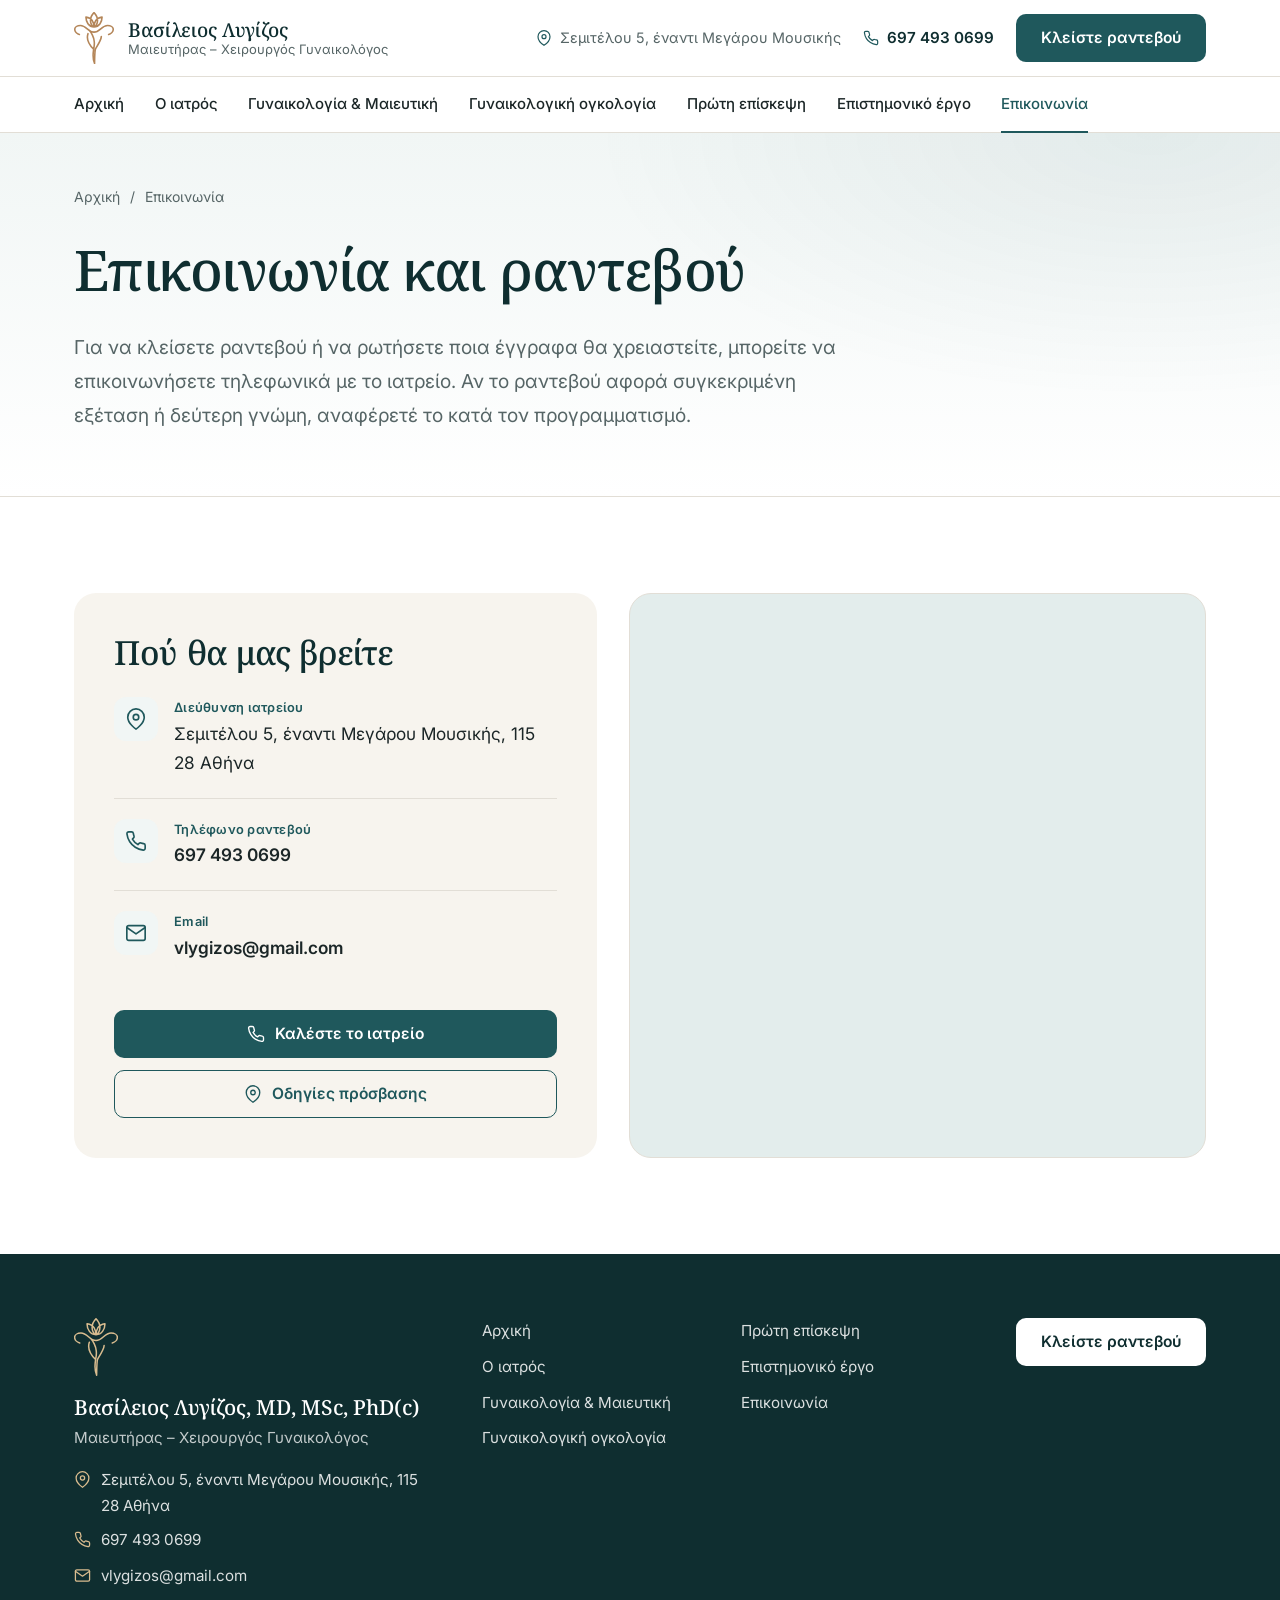
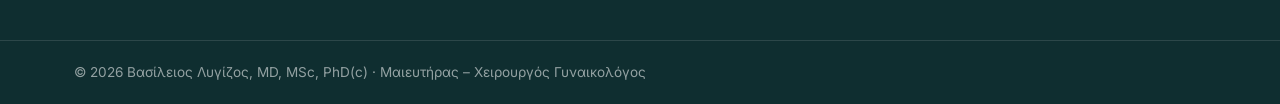
<file: epikoinonia.html>
<!DOCTYPE html>
<html lang="el">
<head>
  <meta charset="UTF-8">
  <meta name="viewport" content="width=device-width, initial-scale=1">
  <title>Επικοινωνία και ραντεβού | Βασίλειος Λυγίζος</title>
  <meta name="description" content="Κλείστε ραντεβού στο ιδιωτικό ιατρείο του μαιευτήρα–γυναικολόγου Βασιλείου Λυγίζου: Σεμιτέλου 5, έναντι Μεγάρου Μουσικής, 115 28 Αθήνα.">
  <meta name="theme-color" content="#1F585C">
  <meta property="og:type" content="website">
  <meta property="og:locale" content="el_GR">
  <meta property="og:title" content="Επικοινωνία και ραντεβού | Βασίλειος Λυγίζος">
  <meta property="og:description" content="Κλείστε ραντεβού στο ιδιωτικό ιατρείο του μαιευτήρα–γυναικολόγου Βασιλείου Λυγίζου: Σεμιτέλου 5, έναντι Μεγάρου Μουσικής, 115 28 Αθήνα.">
  <link rel="icon" href="favicon.svg" type="image/svg+xml">
  <link rel="preconnect" href="https://fonts.googleapis.com">
  <link rel="preconnect" href="https://fonts.gstatic.com" crossorigin>
  <link rel="stylesheet" href="https://fonts.googleapis.com/css2?family=Inter:wght@400;500;600&amp;family=Noto+Serif:wght@400;500;600&amp;display=swap">
  <link rel="stylesheet" href="styles.css?v=f258bd27">
  <script type="application/ld+json">{"@context": "https://schema.org", "@type": "Physician", "name": "Βασίλειος Λυγίζος", "description": "Μαιευτήρας – Χειρουργός Γυναικολόγος, MD, MSc, PhD(c)", "telephone": "+306974930699", "email": "vlygizos@gmail.com", "medicalSpecialty": ["Gynecologic", "Obstetric", "Oncologic"], "address": {"@type": "PostalAddress", "streetAddress": "Σεμιτέλου 5", "postalCode": "115 28", "addressLocality": "Αθήνα", "addressCountry": "GR"}}</script>
</head>
<body>
  <a class="skip-link" href="#main">Μετάβαση στο περιεχόμενο</a>

  <header class="site-header">
    <div class="container header-top">
      <a href="index.html" class="brand">
        <svg class="brand-logo" aria-hidden="true" focusable="false" xmlns="http://www.w3.org/2000/svg" viewBox="38.1 22.1 297.4 390.4" fill="none" stroke="currentColor" stroke-width="4.2" stroke-linecap="round" stroke-linejoin="round"><path d="M186.8 134.0 C201.8 133.0 213.3 106.0 213.3 86.0 C213.3 66.0 202.8 42.0 186.8 26.3 M186.8 134.0 C171.8 133.0 160.3 106.0 160.3 86.0 C160.3 66.0 170.8 42.0 186.8 26.3 M247.2 60.4 C231.8 63.0 208.8 73.0 200.1 86.0 C192.8 97.0 187.8 118.0 186.8 134.0 M247.2 60.4 C247.8 95.0 226.8 134.0 186.8 134.0 M126.4 60.4 C141.8 63.0 164.8 73.0 173.5 86.0 C180.8 97.0 185.8 118.0 186.8 134.0 M126.4 60.4 C125.8 95.0 146.8 134.0 186.8 134.0 M76.8 190.5 C62.8 186.5 42.3 171.5 42.3 151.5 C42.3 135.5 61.1 123.3 85.1 123.3 C130.1 123.3 141.8 173.3 186.8 173.3 C231.8 173.3 243.5 123.3 288.5 123.3 C312.5 123.3 331.3 135.5 331.3 151.5 C331.3 171.5 310.8 186.5 296.8 190.5 M155.0 165.0 C166.0 176.0 186.0 212.0 188.3 241.7 C191.0 262.0 188.0 285.0 184.0 302.0 C179.0 335.0 180.0 385.0 191.0 408.3 M241.7 207.0 C241.0 232.0 212.0 276.0 198.3 298.3 C192.0 310.0 191.5 380.0 191.0 408.3 M141.7 185.0 C128.0 225.0 150.0 268.0 184.0 302.0"/></svg>
        <span class="brand-text">
          <span class="brand-name">Βασίλειος Λυγίζος</span>
          <span class="brand-role">Μαιευτήρας – Χειρουργός Γυναικολόγος</span>
        </span>
      </a>
      <div class="header-actions">
        <a class="header-address" href="https://www.google.com/maps/search/?api=1&amp;query=Semitelou+5%2C+11528+Athens%2C+Greece" target="_blank" rel="noopener"><svg viewBox="0 0 24 24" width="20" height="20" fill="none" stroke="currentColor" stroke-width="1.8" stroke-linecap="round" stroke-linejoin="round" aria-hidden="true" focusable="false"><path d="M21 10c0 7-9 13-9 13s-9-6-9-13a9 9 0 0 1 18 0z"/><circle cx="12" cy="10" r="3"/></svg><span>Σεμιτέλου 5, έναντι Μεγάρου Μουσικής</span><span class="sr-only"> (ανοίγει σε νέα καρτέλα)</span></a>
        <a class="header-phone" href="tel:+306974930699"><svg viewBox="0 0 24 24" width="20" height="20" fill="none" stroke="currentColor" stroke-width="1.8" stroke-linecap="round" stroke-linejoin="round" aria-hidden="true" focusable="false"><path d="M22 16.92v3a2 2 0 0 1-2.18 2 19.79 19.79 0 0 1-8.63-3.07 19.5 19.5 0 0 1-6-6 19.79 19.79 0 0 1-3.07-8.67A2 2 0 0 1 4.11 2h3a2 2 0 0 1 2 1.72 12.84 12.84 0 0 0 .7 2.81 2 2 0 0 1-.45 2.11L8.09 9.91a16 16 0 0 0 6 6l1.27-1.27a2 2 0 0 1 2.11-.45 12.84 12.84 0 0 0 2.81.7A2 2 0 0 1 22 16.92z"/></svg><span>697 493 0699</span></a>
        <a class="btn btn-primary btn-header" href="epikoinonia.html">Κλείστε ραντεβού</a>
        <button class="nav-toggle" type="button" aria-expanded="false" aria-controls="site-nav">
          <span class="sr-only">Μενού</span>
          <span class="nav-toggle-bars" aria-hidden="true"></span>
        </button>
      </div>
    </div>
    <nav class="site-nav" id="site-nav" aria-label="Κύριο μενού">
      <div class="container">
        <ul>
          <li><a href="index.html">Αρχική</a></li>
          <li><a href="o-iatros.html">Ο ιατρός</a></li>
          <li><a href="gynaikologia-maieftiki.html">Γυναικολογία &amp; Μαιευτική</a></li>
          <li><a href="gynaikologiki-ogkologia.html">Γυναικολογική ογκολογία</a></li>
          <li><a href="proti-episkepsi.html">Πρώτη επίσκεψη</a></li>
          <li><a href="epistimoniko-ergo.html">Επιστημονικό έργο</a></li>
          <li><a href="epikoinonia.html" aria-current="page">Επικοινωνία</a></li>
        </ul>
      </div>
    </nav>
  </header>

  <main id="main">

    <section class="page-hero">
      <div class="container">
        <nav class="breadcrumb" aria-label="Διαδρομή">
          <a href="index.html">Αρχική</a><span aria-hidden="true">/</span><span aria-current="page">Επικοινωνία</span>
        </nav>
        <h1>Επικοινωνία και ραντεβού</h1>
        <p class="lead">Για να κλείσετε ραντεβού ή να ρωτήσετε ποια έγγραφα θα χρειαστείτε, μπορείτε να επικοινωνήσετε τηλεφωνικά με το ιατρείο. Αν το ραντεβού αφορά συγκεκριμένη εξέταση ή δεύτερη γνώμη, αναφέρετέ το κατά τον προγραμματισμό.</p>
      </div>
    </section>

    <section class="section">
      <div class="container contact-grid">
        <div class="contact-card">
          <h2>Πού θα μας βρείτε</h2>
          <div class="contact-item">
            <div class="icon-badge"><svg viewBox="0 0 24 24" width="20" height="20" fill="none" stroke="currentColor" stroke-width="1.8" stroke-linecap="round" stroke-linejoin="round" aria-hidden="true" focusable="false"><path d="M21 10c0 7-9 13-9 13s-9-6-9-13a9 9 0 0 1 18 0z"/><circle cx="12" cy="10" r="3"/></svg></div>
            <div>
              <p class="contact-label">Διεύθυνση ιατρείου</p>
              <p class="contact-value">Σεμιτέλου 5, έναντι Μεγάρου Μουσικής, 115 28 Αθήνα</p>
            </div>
          </div>
          <div class="contact-item">
            <div class="icon-badge"><svg viewBox="0 0 24 24" width="20" height="20" fill="none" stroke="currentColor" stroke-width="1.8" stroke-linecap="round" stroke-linejoin="round" aria-hidden="true" focusable="false"><path d="M22 16.92v3a2 2 0 0 1-2.18 2 19.79 19.79 0 0 1-8.63-3.07 19.5 19.5 0 0 1-6-6 19.79 19.79 0 0 1-3.07-8.67A2 2 0 0 1 4.11 2h3a2 2 0 0 1 2 1.72 12.84 12.84 0 0 0 .7 2.81 2 2 0 0 1-.45 2.11L8.09 9.91a16 16 0 0 0 6 6l1.27-1.27a2 2 0 0 1 2.11-.45 12.84 12.84 0 0 0 2.81.7A2 2 0 0 1 22 16.92z"/></svg></div>
            <div>
              <p class="contact-label">Τηλέφωνο ραντεβού</p>
              <p class="contact-value"><a href="tel:+306974930699">697 493 0699</a></p>
            </div>
          </div>
          <div class="contact-item">
            <div class="icon-badge"><svg viewBox="0 0 24 24" width="20" height="20" fill="none" stroke="currentColor" stroke-width="1.8" stroke-linecap="round" stroke-linejoin="round" aria-hidden="true" focusable="false"><path d="M4 4h16c1.1 0 2 .9 2 2v12c0 1.1-.9 2-2 2H4c-1.1 0-2-.9-2-2V6c0-1.1.9-2 2-2z"/><polyline points="22,6 12,13 2,6"/></svg></div>
            <div>
              <p class="contact-label">Email</p>
              <p class="contact-value"><a href="mailto:vlygizos@gmail.com">vlygizos@gmail.com</a></p>
            </div>
          </div>
          <!-- ΩΡΑΡΙΟ: προσθέστε το μόνο όταν το επιβεβαιώσει ο ιατρός, π.χ.
          <div class="contact-item">
            <div class="icon-badge">...</div>
            <div>
              <p class="contact-label">Ωράριο</p>
              <p class="contact-value">Δευτέρα – Παρασκευή ...</p>
            </div>
          </div>
          -->
          <div class="btn-row">
            <a class="btn btn-primary" href="tel:+306974930699"><svg viewBox="0 0 24 24" width="20" height="20" fill="none" stroke="currentColor" stroke-width="1.8" stroke-linecap="round" stroke-linejoin="round" aria-hidden="true" focusable="false"><path d="M22 16.92v3a2 2 0 0 1-2.18 2 19.79 19.79 0 0 1-8.63-3.07 19.5 19.5 0 0 1-6-6 19.79 19.79 0 0 1-3.07-8.67A2 2 0 0 1 4.11 2h3a2 2 0 0 1 2 1.72 12.84 12.84 0 0 0 .7 2.81 2 2 0 0 1-.45 2.11L8.09 9.91a16 16 0 0 0 6 6l1.27-1.27a2 2 0 0 1 2.11-.45 12.84 12.84 0 0 0 2.81.7A2 2 0 0 1 22 16.92z"/></svg><span>Καλέστε το ιατρείο</span></a>
            <a class="btn btn-outline" href="https://www.google.com/maps/search/?api=1&amp;query=Semitelou+5%2C+11528+Athens%2C+Greece" target="_blank" rel="noopener"><svg viewBox="0 0 24 24" width="20" height="20" fill="none" stroke="currentColor" stroke-width="1.8" stroke-linecap="round" stroke-linejoin="round" aria-hidden="true" focusable="false"><path d="M21 10c0 7-9 13-9 13s-9-6-9-13a9 9 0 0 1 18 0z"/><circle cx="12" cy="10" r="3"/></svg><span>Οδηγίες πρόσβασης</span><span class="sr-only"> (ανοίγει σε νέα καρτέλα)</span></a>
          </div>
        </div>
        <div class="map">
          <iframe src="https://maps.google.com/maps?q=Semitelou%205%2C%2011528%20Athens%2C%20Greece&amp;z=16&amp;output=embed" title="Χάρτης: Σεμιτέλου 5, έναντι Μεγάρου Μουσικής, 115 28 Αθήνα" loading="lazy" referrerpolicy="no-referrer-when-downgrade" allowfullscreen></iframe>
        </div>
      </div>
    </section>

  </main>

  <footer class="site-footer">
    <div class="container footer-grid">
      <div class="footer-brand">
        <svg class="footer-logo" aria-hidden="true" focusable="false" xmlns="http://www.w3.org/2000/svg" viewBox="38.1 22.1 297.4 390.4" fill="none" stroke="currentColor" stroke-width="4.2" stroke-linecap="round" stroke-linejoin="round"><path d="M186.8 134.0 C201.8 133.0 213.3 106.0 213.3 86.0 C213.3 66.0 202.8 42.0 186.8 26.3 M186.8 134.0 C171.8 133.0 160.3 106.0 160.3 86.0 C160.3 66.0 170.8 42.0 186.8 26.3 M247.2 60.4 C231.8 63.0 208.8 73.0 200.1 86.0 C192.8 97.0 187.8 118.0 186.8 134.0 M247.2 60.4 C247.8 95.0 226.8 134.0 186.8 134.0 M126.4 60.4 C141.8 63.0 164.8 73.0 173.5 86.0 C180.8 97.0 185.8 118.0 186.8 134.0 M126.4 60.4 C125.8 95.0 146.8 134.0 186.8 134.0 M76.8 190.5 C62.8 186.5 42.3 171.5 42.3 151.5 C42.3 135.5 61.1 123.3 85.1 123.3 C130.1 123.3 141.8 173.3 186.8 173.3 C231.8 173.3 243.5 123.3 288.5 123.3 C312.5 123.3 331.3 135.5 331.3 151.5 C331.3 171.5 310.8 186.5 296.8 190.5 M155.0 165.0 C166.0 176.0 186.0 212.0 188.3 241.7 C191.0 262.0 188.0 285.0 184.0 302.0 C179.0 335.0 180.0 385.0 191.0 408.3 M241.7 207.0 C241.0 232.0 212.0 276.0 198.3 298.3 C192.0 310.0 191.5 380.0 191.0 408.3 M141.7 185.0 C128.0 225.0 150.0 268.0 184.0 302.0"/></svg>
        <p class="footer-name">Βασίλειος Λυγίζος, MD, MSc, PhD(c)</p>
        <p class="footer-role">Μαιευτήρας – Χειρουργός Γυναικολόγος</p>
        <ul class="footer-contact">
          <li><a href="https://www.google.com/maps/search/?api=1&amp;query=Semitelou+5%2C+11528+Athens%2C+Greece" target="_blank" rel="noopener"><svg viewBox="0 0 24 24" width="20" height="20" fill="none" stroke="currentColor" stroke-width="1.8" stroke-linecap="round" stroke-linejoin="round" aria-hidden="true" focusable="false"><path d="M21 10c0 7-9 13-9 13s-9-6-9-13a9 9 0 0 1 18 0z"/><circle cx="12" cy="10" r="3"/></svg><span>Σεμιτέλου 5, έναντι Μεγάρου Μουσικής, 115 28 Αθήνα</span><span class="sr-only"> (ανοίγει σε νέα καρτέλα)</span></a></li>
          <li><a href="tel:+306974930699"><svg viewBox="0 0 24 24" width="20" height="20" fill="none" stroke="currentColor" stroke-width="1.8" stroke-linecap="round" stroke-linejoin="round" aria-hidden="true" focusable="false"><path d="M22 16.92v3a2 2 0 0 1-2.18 2 19.79 19.79 0 0 1-8.63-3.07 19.5 19.5 0 0 1-6-6 19.79 19.79 0 0 1-3.07-8.67A2 2 0 0 1 4.11 2h3a2 2 0 0 1 2 1.72 12.84 12.84 0 0 0 .7 2.81 2 2 0 0 1-.45 2.11L8.09 9.91a16 16 0 0 0 6 6l1.27-1.27a2 2 0 0 1 2.11-.45 12.84 12.84 0 0 0 2.81.7A2 2 0 0 1 22 16.92z"/></svg><span>697 493 0699</span></a></li>
          <li><a href="mailto:vlygizos@gmail.com"><svg viewBox="0 0 24 24" width="20" height="20" fill="none" stroke="currentColor" stroke-width="1.8" stroke-linecap="round" stroke-linejoin="round" aria-hidden="true" focusable="false"><path d="M4 4h16c1.1 0 2 .9 2 2v12c0 1.1-.9 2-2 2H4c-1.1 0-2-.9-2-2V6c0-1.1.9-2 2-2z"/><polyline points="22,6 12,13 2,6"/></svg><span>vlygizos@gmail.com</span></a></li>
        </ul>
      </div>
      <nav class="footer-nav" aria-label="Σελίδες">
        <ul>
            <li><a href="index.html">Αρχική</a></li>
            <li><a href="o-iatros.html">Ο ιατρός</a></li>
            <li><a href="gynaikologia-maieftiki.html">Γυναικολογία &amp; Μαιευτική</a></li>
            <li><a href="gynaikologiki-ogkologia.html">Γυναικολογική ογκολογία</a></li>
            <li><a href="proti-episkepsi.html">Πρώτη επίσκεψη</a></li>
            <li><a href="epistimoniko-ergo.html">Επιστημονικό έργο</a></li>
            <li><a href="epikoinonia.html">Επικοινωνία</a></li>
        </ul>
      </nav>
      <div class="footer-cta">
        <a class="btn btn-light" href="epikoinonia.html">Κλείστε ραντεβού</a>
      </div>
    </div>
    <div class="footer-bottom">
      <div class="container">
        <p>© <span data-year>2026</span> Βασίλειος Λυγίζος, MD, MSc, PhD(c) · Μαιευτήρας – Χειρουργός Γυναικολόγος</p>
      </div>
    </div>
  </footer>

  <script src="main.js?v=388cc2e5" defer></script>
</body>
</html>
</file>
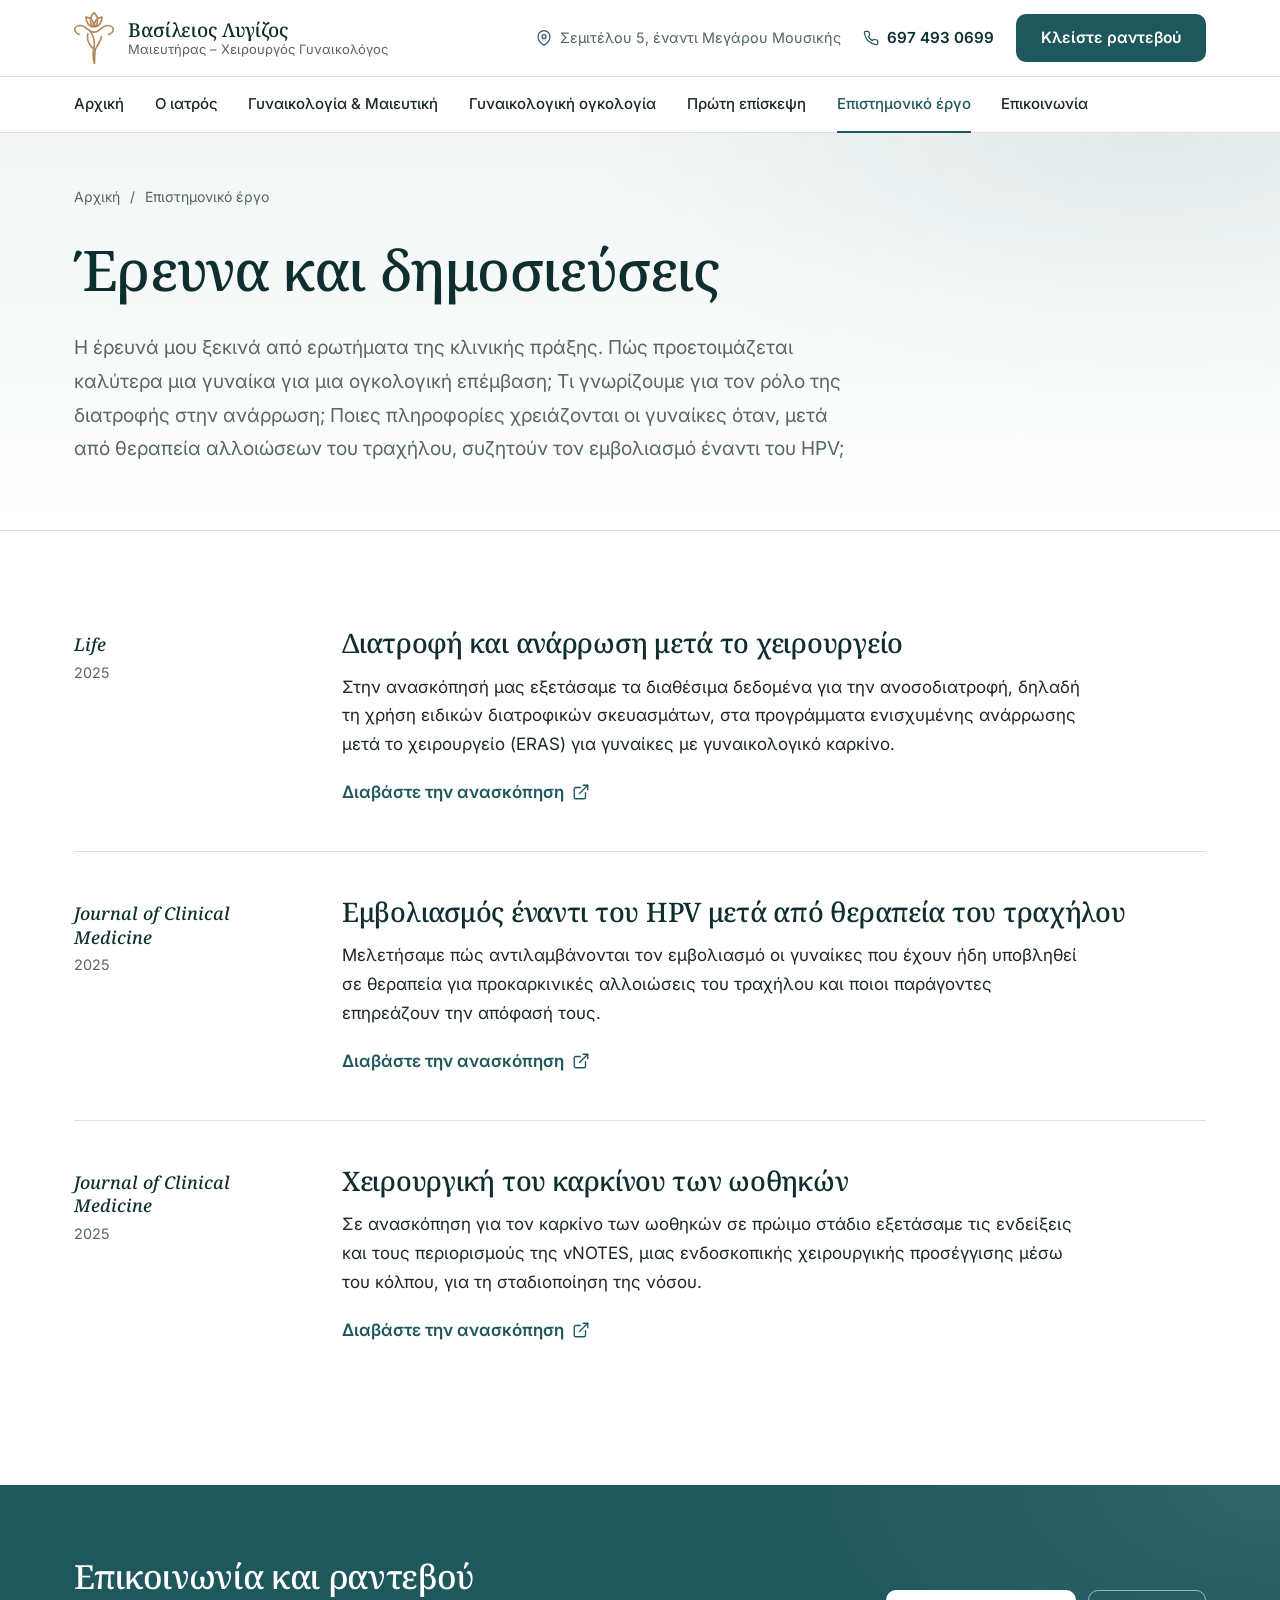
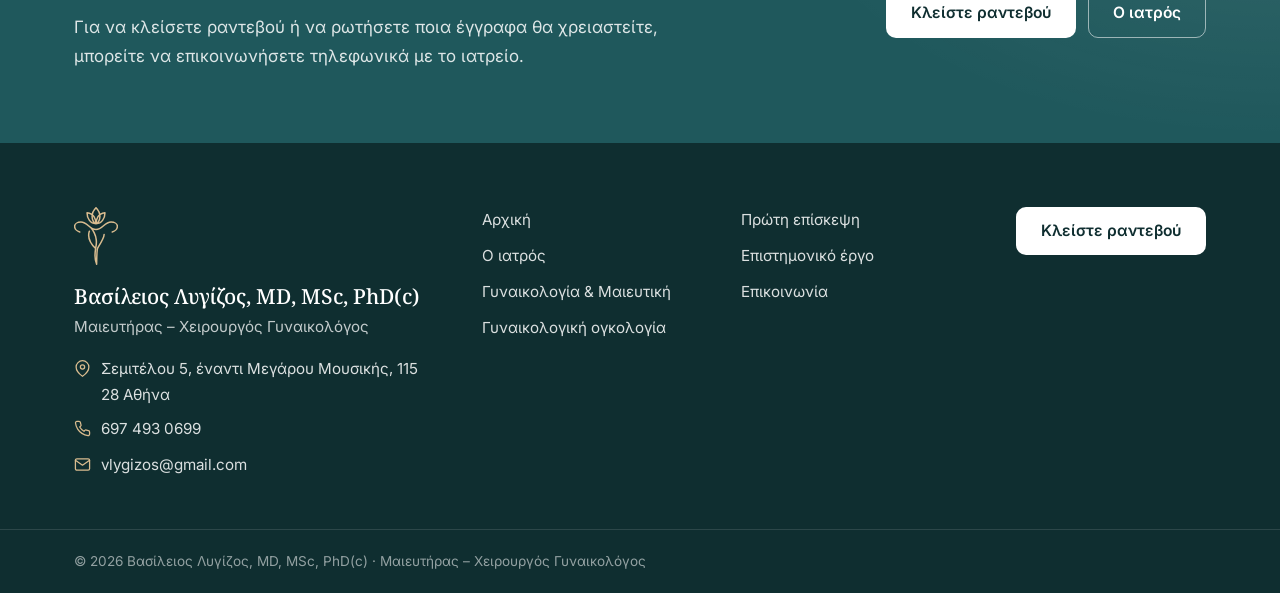
<file: epistimoniko-ergo.html>
<!DOCTYPE html>
<html lang="el">
<head>
  <meta charset="UTF-8">
  <meta name="viewport" content="width=device-width, initial-scale=1">
  <title>Επιστημονικό έργο | Βασίλειος Λυγίζος</title>
  <meta name="description" content="Έρευνα και δημοσιεύσεις: διατροφή και ανάρρωση μετά το χειρουργείο, εμβολιασμός έναντι του HPV μετά από θεραπεία του τραχήλου, χειρουργική του καρκίνου των ωοθηκών.">
  <meta name="theme-color" content="#1F585C">
  <meta property="og:type" content="website">
  <meta property="og:locale" content="el_GR">
  <meta property="og:title" content="Επιστημονικό έργο | Βασίλειος Λυγίζος">
  <meta property="og:description" content="Έρευνα και δημοσιεύσεις: διατροφή και ανάρρωση μετά το χειρουργείο, εμβολιασμός έναντι του HPV μετά από θεραπεία του τραχήλου, χειρουργική του καρκίνου των ωοθηκών.">
  <link rel="icon" href="favicon.svg" type="image/svg+xml">
  <link rel="preconnect" href="https://fonts.googleapis.com">
  <link rel="preconnect" href="https://fonts.gstatic.com" crossorigin>
  <link rel="stylesheet" href="https://fonts.googleapis.com/css2?family=Inter:wght@400;500;600&amp;family=Noto+Serif:wght@400;500;600&amp;display=swap">
  <link rel="stylesheet" href="styles.css?v=f258bd27">
</head>
<body class="has-mobile-cta">
  <a class="skip-link" href="#main">Μετάβαση στο περιεχόμενο</a>

  <header class="site-header">
    <div class="container header-top">
      <a href="index.html" class="brand">
        <svg class="brand-logo" aria-hidden="true" focusable="false" xmlns="http://www.w3.org/2000/svg" viewBox="38.1 22.1 297.4 390.4" fill="none" stroke="currentColor" stroke-width="4.2" stroke-linecap="round" stroke-linejoin="round"><path d="M186.8 134.0 C201.8 133.0 213.3 106.0 213.3 86.0 C213.3 66.0 202.8 42.0 186.8 26.3 M186.8 134.0 C171.8 133.0 160.3 106.0 160.3 86.0 C160.3 66.0 170.8 42.0 186.8 26.3 M247.2 60.4 C231.8 63.0 208.8 73.0 200.1 86.0 C192.8 97.0 187.8 118.0 186.8 134.0 M247.2 60.4 C247.8 95.0 226.8 134.0 186.8 134.0 M126.4 60.4 C141.8 63.0 164.8 73.0 173.5 86.0 C180.8 97.0 185.8 118.0 186.8 134.0 M126.4 60.4 C125.8 95.0 146.8 134.0 186.8 134.0 M76.8 190.5 C62.8 186.5 42.3 171.5 42.3 151.5 C42.3 135.5 61.1 123.3 85.1 123.3 C130.1 123.3 141.8 173.3 186.8 173.3 C231.8 173.3 243.5 123.3 288.5 123.3 C312.5 123.3 331.3 135.5 331.3 151.5 C331.3 171.5 310.8 186.5 296.8 190.5 M155.0 165.0 C166.0 176.0 186.0 212.0 188.3 241.7 C191.0 262.0 188.0 285.0 184.0 302.0 C179.0 335.0 180.0 385.0 191.0 408.3 M241.7 207.0 C241.0 232.0 212.0 276.0 198.3 298.3 C192.0 310.0 191.5 380.0 191.0 408.3 M141.7 185.0 C128.0 225.0 150.0 268.0 184.0 302.0"/></svg>
        <span class="brand-text">
          <span class="brand-name">Βασίλειος Λυγίζος</span>
          <span class="brand-role">Μαιευτήρας – Χειρουργός Γυναικολόγος</span>
        </span>
      </a>
      <div class="header-actions">
        <a class="header-address" href="https://www.google.com/maps/search/?api=1&amp;query=Semitelou+5%2C+11528+Athens%2C+Greece" target="_blank" rel="noopener"><svg viewBox="0 0 24 24" width="20" height="20" fill="none" stroke="currentColor" stroke-width="1.8" stroke-linecap="round" stroke-linejoin="round" aria-hidden="true" focusable="false"><path d="M21 10c0 7-9 13-9 13s-9-6-9-13a9 9 0 0 1 18 0z"/><circle cx="12" cy="10" r="3"/></svg><span>Σεμιτέλου 5, έναντι Μεγάρου Μουσικής</span><span class="sr-only"> (ανοίγει σε νέα καρτέλα)</span></a>
        <a class="header-phone" href="tel:+306974930699"><svg viewBox="0 0 24 24" width="20" height="20" fill="none" stroke="currentColor" stroke-width="1.8" stroke-linecap="round" stroke-linejoin="round" aria-hidden="true" focusable="false"><path d="M22 16.92v3a2 2 0 0 1-2.18 2 19.79 19.79 0 0 1-8.63-3.07 19.5 19.5 0 0 1-6-6 19.79 19.79 0 0 1-3.07-8.67A2 2 0 0 1 4.11 2h3a2 2 0 0 1 2 1.72 12.84 12.84 0 0 0 .7 2.81 2 2 0 0 1-.45 2.11L8.09 9.91a16 16 0 0 0 6 6l1.27-1.27a2 2 0 0 1 2.11-.45 12.84 12.84 0 0 0 2.81.7A2 2 0 0 1 22 16.92z"/></svg><span>697 493 0699</span></a>
        <a class="btn btn-primary btn-header" href="epikoinonia.html">Κλείστε ραντεβού</a>
        <button class="nav-toggle" type="button" aria-expanded="false" aria-controls="site-nav">
          <span class="sr-only">Μενού</span>
          <span class="nav-toggle-bars" aria-hidden="true"></span>
        </button>
      </div>
    </div>
    <nav class="site-nav" id="site-nav" aria-label="Κύριο μενού">
      <div class="container">
        <ul>
          <li><a href="index.html">Αρχική</a></li>
          <li><a href="o-iatros.html">Ο ιατρός</a></li>
          <li><a href="gynaikologia-maieftiki.html">Γυναικολογία &amp; Μαιευτική</a></li>
          <li><a href="gynaikologiki-ogkologia.html">Γυναικολογική ογκολογία</a></li>
          <li><a href="proti-episkepsi.html">Πρώτη επίσκεψη</a></li>
          <li><a href="epistimoniko-ergo.html" aria-current="page">Επιστημονικό έργο</a></li>
          <li><a href="epikoinonia.html">Επικοινωνία</a></li>
        </ul>
      </div>
    </nav>
  </header>

  <main id="main">

    <section class="page-hero">
      <div class="container">
        <nav class="breadcrumb" aria-label="Διαδρομή">
          <a href="index.html">Αρχική</a><span aria-hidden="true">/</span><span aria-current="page">Επιστημονικό έργο</span>
        </nav>
        <h1>Έρευνα και δημοσιεύσεις</h1>
        <p class="lead">Η έρευνά μου ξεκινά από ερωτήματα της κλινικής πράξης. Πώς προετοιμάζεται καλύτερα μια γυναίκα για μια ογκολογική επέμβαση; Τι γνωρίζουμε για τον ρόλο της διατροφής στην ανάρρωση; Ποιες πληροφορίες χρειάζονται οι γυναίκες όταν, μετά από θεραπεία αλλοιώσεων του τραχήλου, συζητούν τον εμβολιασμό έναντι του HPV;</p>
      </div>
    </section>

    <section class="section">
      <div class="container">
        <ol class="pubs">
          <li class="pub">
            <div class="pub-meta">
              <span class="pub-journal">Life</span>
              <span class="pub-year">2025</span>
            </div>
            <div class="pub-body">
              <h2>Διατροφή και ανάρρωση μετά το χειρουργείο</h2>
              <p>Στην ανασκόπησή μας εξετάσαμε τα διαθέσιμα δεδομένα για την ανοσοδιατροφή, δηλαδή τη χρήση ειδικών διατροφικών σκευασμάτων, στα προγράμματα ενισχυμένης ανάρρωσης μετά το χειρουργείο (ERAS) για γυναίκες με γυναικολογικό καρκίνο.</p>
              <a class="link-arrow" href="https://pubmed.ncbi.nlm.nih.gov/40141831/" target="_blank" rel="noopener">Διαβάστε την ανασκόπηση <svg viewBox="0 0 24 24" width="20" height="20" fill="none" stroke="currentColor" stroke-width="1.8" stroke-linecap="round" stroke-linejoin="round" aria-hidden="true" focusable="false"><path d="M18 13v6a2 2 0 0 1-2 2H5a2 2 0 0 1-2-2V8a2 2 0 0 1 2-2h6"/><polyline points="15 3 21 3 21 9"/><line x1="10" y1="14" x2="21" y2="3"/></svg><span class="sr-only"> (ανοίγει σε νέα καρτέλα)</span></a>
            </div>
          </li>
          <li class="pub">
            <div class="pub-meta">
              <span class="pub-journal">Journal of Clinical Medicine</span>
              <span class="pub-year">2025</span>
            </div>
            <div class="pub-body">
              <h2>Εμβολιασμός έναντι του HPV μετά από θεραπεία του τραχήλου</h2>
              <p>Μελετήσαμε πώς αντιλαμβάνονται τον εμβολιασμό οι γυναίκες που έχουν ήδη υποβληθεί σε θεραπεία για προκαρκινικές αλλοιώσεις του τραχήλου και ποιοι παράγοντες επηρεάζουν την απόφασή τους.</p>
              <a class="link-arrow" href="https://pubmed.ncbi.nlm.nih.gov/41464762/" target="_blank" rel="noopener">Διαβάστε την ανασκόπηση <svg viewBox="0 0 24 24" width="20" height="20" fill="none" stroke="currentColor" stroke-width="1.8" stroke-linecap="round" stroke-linejoin="round" aria-hidden="true" focusable="false"><path d="M18 13v6a2 2 0 0 1-2 2H5a2 2 0 0 1-2-2V8a2 2 0 0 1 2-2h6"/><polyline points="15 3 21 3 21 9"/><line x1="10" y1="14" x2="21" y2="3"/></svg><span class="sr-only"> (ανοίγει σε νέα καρτέλα)</span></a>
            </div>
          </li>
          <li class="pub">
            <div class="pub-meta">
              <span class="pub-journal">Journal of Clinical Medicine</span>
              <span class="pub-year">2025</span>
            </div>
            <div class="pub-body">
              <h2>Χειρουργική του καρκίνου των ωοθηκών</h2>
              <p>Σε ανασκόπηση για τον καρκίνο των ωοθηκών σε πρώιμο στάδιο εξετάσαμε τις ενδείξεις και τους περιορισμούς της vNOTES, μιας ενδοσκοπικής χειρουργικής προσέγγισης μέσω του κόλπου, για τη σταδιοποίηση της νόσου.</p>
              <a class="link-arrow" href="https://doi.org/10.3390/jcm14248873" target="_blank" rel="noopener">Διαβάστε την ανασκόπηση <svg viewBox="0 0 24 24" width="20" height="20" fill="none" stroke="currentColor" stroke-width="1.8" stroke-linecap="round" stroke-linejoin="round" aria-hidden="true" focusable="false"><path d="M18 13v6a2 2 0 0 1-2 2H5a2 2 0 0 1-2-2V8a2 2 0 0 1 2-2h6"/><polyline points="15 3 21 3 21 9"/><line x1="10" y1="14" x2="21" y2="3"/></svg><span class="sr-only"> (ανοίγει σε νέα καρτέλα)</span></a>
            </div>
          </li>
        </ol>
      </div>
    </section>

    <section class="cta-band" aria-labelledby="cta-title">
      <div class="container cta-band-inner">
        <div>
          <h2 id="cta-title">Επικοινωνία και ραντεβού</h2>
          <p>Για να κλείσετε ραντεβού ή να ρωτήσετε ποια έγγραφα θα χρειαστείτε, μπορείτε να επικοινωνήσετε τηλεφωνικά με το ιατρείο.</p>
        </div>
        <div class="cta-band-actions"><a class="btn btn-light" href="epikoinonia.html"><span>Κλείστε ραντεβού</span></a><a class="btn btn-outline-light" href="o-iatros.html"><span>Ο ιατρός</span></a></div>
      </div>
    </section>

  </main>

  <footer class="site-footer">
    <div class="container footer-grid">
      <div class="footer-brand">
        <svg class="footer-logo" aria-hidden="true" focusable="false" xmlns="http://www.w3.org/2000/svg" viewBox="38.1 22.1 297.4 390.4" fill="none" stroke="currentColor" stroke-width="4.2" stroke-linecap="round" stroke-linejoin="round"><path d="M186.8 134.0 C201.8 133.0 213.3 106.0 213.3 86.0 C213.3 66.0 202.8 42.0 186.8 26.3 M186.8 134.0 C171.8 133.0 160.3 106.0 160.3 86.0 C160.3 66.0 170.8 42.0 186.8 26.3 M247.2 60.4 C231.8 63.0 208.8 73.0 200.1 86.0 C192.8 97.0 187.8 118.0 186.8 134.0 M247.2 60.4 C247.8 95.0 226.8 134.0 186.8 134.0 M126.4 60.4 C141.8 63.0 164.8 73.0 173.5 86.0 C180.8 97.0 185.8 118.0 186.8 134.0 M126.4 60.4 C125.8 95.0 146.8 134.0 186.8 134.0 M76.8 190.5 C62.8 186.5 42.3 171.5 42.3 151.5 C42.3 135.5 61.1 123.3 85.1 123.3 C130.1 123.3 141.8 173.3 186.8 173.3 C231.8 173.3 243.5 123.3 288.5 123.3 C312.5 123.3 331.3 135.5 331.3 151.5 C331.3 171.5 310.8 186.5 296.8 190.5 M155.0 165.0 C166.0 176.0 186.0 212.0 188.3 241.7 C191.0 262.0 188.0 285.0 184.0 302.0 C179.0 335.0 180.0 385.0 191.0 408.3 M241.7 207.0 C241.0 232.0 212.0 276.0 198.3 298.3 C192.0 310.0 191.5 380.0 191.0 408.3 M141.7 185.0 C128.0 225.0 150.0 268.0 184.0 302.0"/></svg>
        <p class="footer-name">Βασίλειος Λυγίζος, MD, MSc, PhD(c)</p>
        <p class="footer-role">Μαιευτήρας – Χειρουργός Γυναικολόγος</p>
        <ul class="footer-contact">
          <li><a href="https://www.google.com/maps/search/?api=1&amp;query=Semitelou+5%2C+11528+Athens%2C+Greece" target="_blank" rel="noopener"><svg viewBox="0 0 24 24" width="20" height="20" fill="none" stroke="currentColor" stroke-width="1.8" stroke-linecap="round" stroke-linejoin="round" aria-hidden="true" focusable="false"><path d="M21 10c0 7-9 13-9 13s-9-6-9-13a9 9 0 0 1 18 0z"/><circle cx="12" cy="10" r="3"/></svg><span>Σεμιτέλου 5, έναντι Μεγάρου Μουσικής, 115 28 Αθήνα</span><span class="sr-only"> (ανοίγει σε νέα καρτέλα)</span></a></li>
          <li><a href="tel:+306974930699"><svg viewBox="0 0 24 24" width="20" height="20" fill="none" stroke="currentColor" stroke-width="1.8" stroke-linecap="round" stroke-linejoin="round" aria-hidden="true" focusable="false"><path d="M22 16.92v3a2 2 0 0 1-2.18 2 19.79 19.79 0 0 1-8.63-3.07 19.5 19.5 0 0 1-6-6 19.79 19.79 0 0 1-3.07-8.67A2 2 0 0 1 4.11 2h3a2 2 0 0 1 2 1.72 12.84 12.84 0 0 0 .7 2.81 2 2 0 0 1-.45 2.11L8.09 9.91a16 16 0 0 0 6 6l1.27-1.27a2 2 0 0 1 2.11-.45 12.84 12.84 0 0 0 2.81.7A2 2 0 0 1 22 16.92z"/></svg><span>697 493 0699</span></a></li>
          <li><a href="mailto:vlygizos@gmail.com"><svg viewBox="0 0 24 24" width="20" height="20" fill="none" stroke="currentColor" stroke-width="1.8" stroke-linecap="round" stroke-linejoin="round" aria-hidden="true" focusable="false"><path d="M4 4h16c1.1 0 2 .9 2 2v12c0 1.1-.9 2-2 2H4c-1.1 0-2-.9-2-2V6c0-1.1.9-2 2-2z"/><polyline points="22,6 12,13 2,6"/></svg><span>vlygizos@gmail.com</span></a></li>
        </ul>
      </div>
      <nav class="footer-nav" aria-label="Σελίδες">
        <ul>
            <li><a href="index.html">Αρχική</a></li>
            <li><a href="o-iatros.html">Ο ιατρός</a></li>
            <li><a href="gynaikologia-maieftiki.html">Γυναικολογία &amp; Μαιευτική</a></li>
            <li><a href="gynaikologiki-ogkologia.html">Γυναικολογική ογκολογία</a></li>
            <li><a href="proti-episkepsi.html">Πρώτη επίσκεψη</a></li>
            <li><a href="epistimoniko-ergo.html">Επιστημονικό έργο</a></li>
            <li><a href="epikoinonia.html">Επικοινωνία</a></li>
        </ul>
      </nav>
      <div class="footer-cta">
        <a class="btn btn-light" href="epikoinonia.html">Κλείστε ραντεβού</a>
      </div>
    </div>
    <div class="footer-bottom">
      <div class="container">
        <p>© <span data-year>2026</span> Βασίλειος Λυγίζος, MD, MSc, PhD(c) · Μαιευτήρας – Χειρουργός Γυναικολόγος</p>
      </div>
    </div>
  </footer>

  <div class="mobile-cta">
    <a class="btn btn-outline btn-call" href="tel:+306974930699"><svg viewBox="0 0 24 24" width="20" height="20" fill="none" stroke="currentColor" stroke-width="1.8" stroke-linecap="round" stroke-linejoin="round" aria-hidden="true" focusable="false"><path d="M22 16.92v3a2 2 0 0 1-2.18 2 19.79 19.79 0 0 1-8.63-3.07 19.5 19.5 0 0 1-6-6 19.79 19.79 0 0 1-3.07-8.67A2 2 0 0 1 4.11 2h3a2 2 0 0 1 2 1.72 12.84 12.84 0 0 0 .7 2.81 2 2 0 0 1-.45 2.11L8.09 9.91a16 16 0 0 0 6 6l1.27-1.27a2 2 0 0 1 2.11-.45 12.84 12.84 0 0 0 2.81.7A2 2 0 0 1 22 16.92z"/></svg><span>Κλήση</span></a>
    <a class="btn btn-primary" href="epikoinonia.html">Κλείστε ραντεβού</a>
  </div>

  <script src="main.js?v=388cc2e5" defer></script>
</body>
</html>
</file>
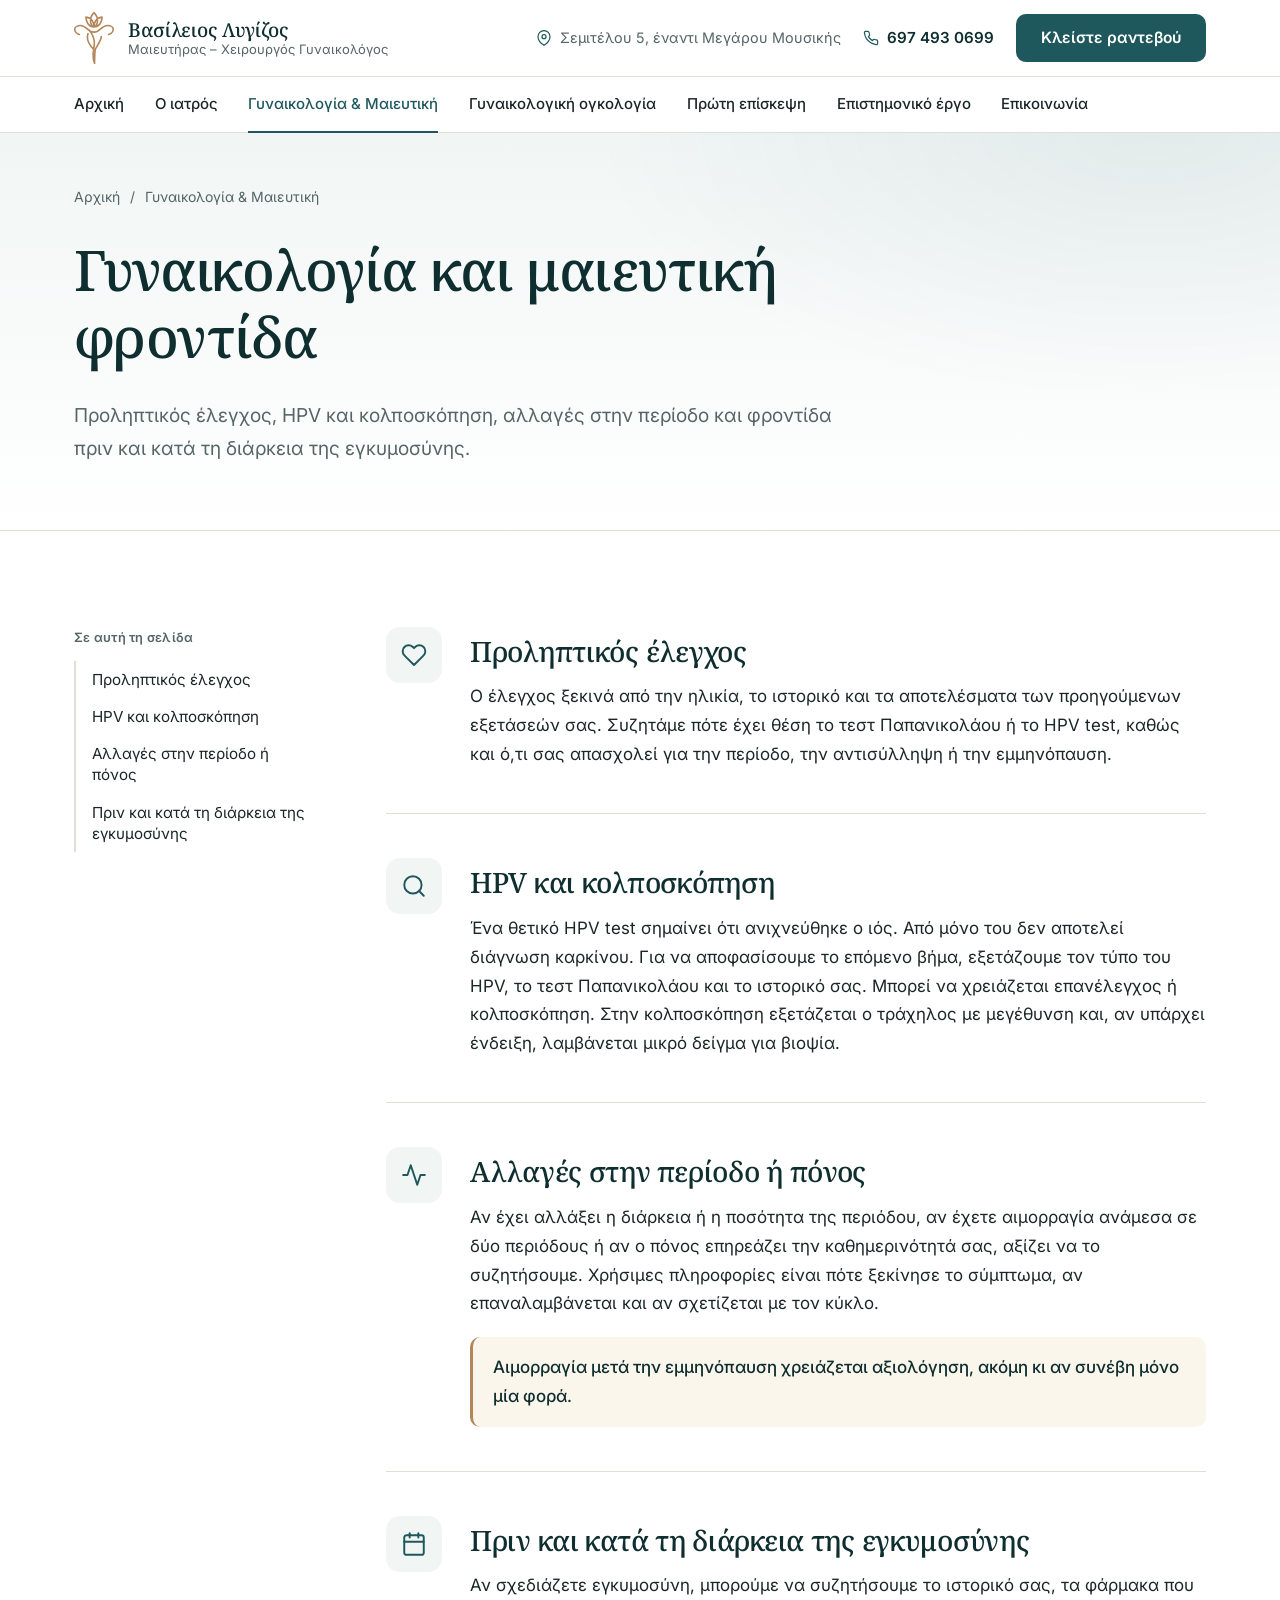
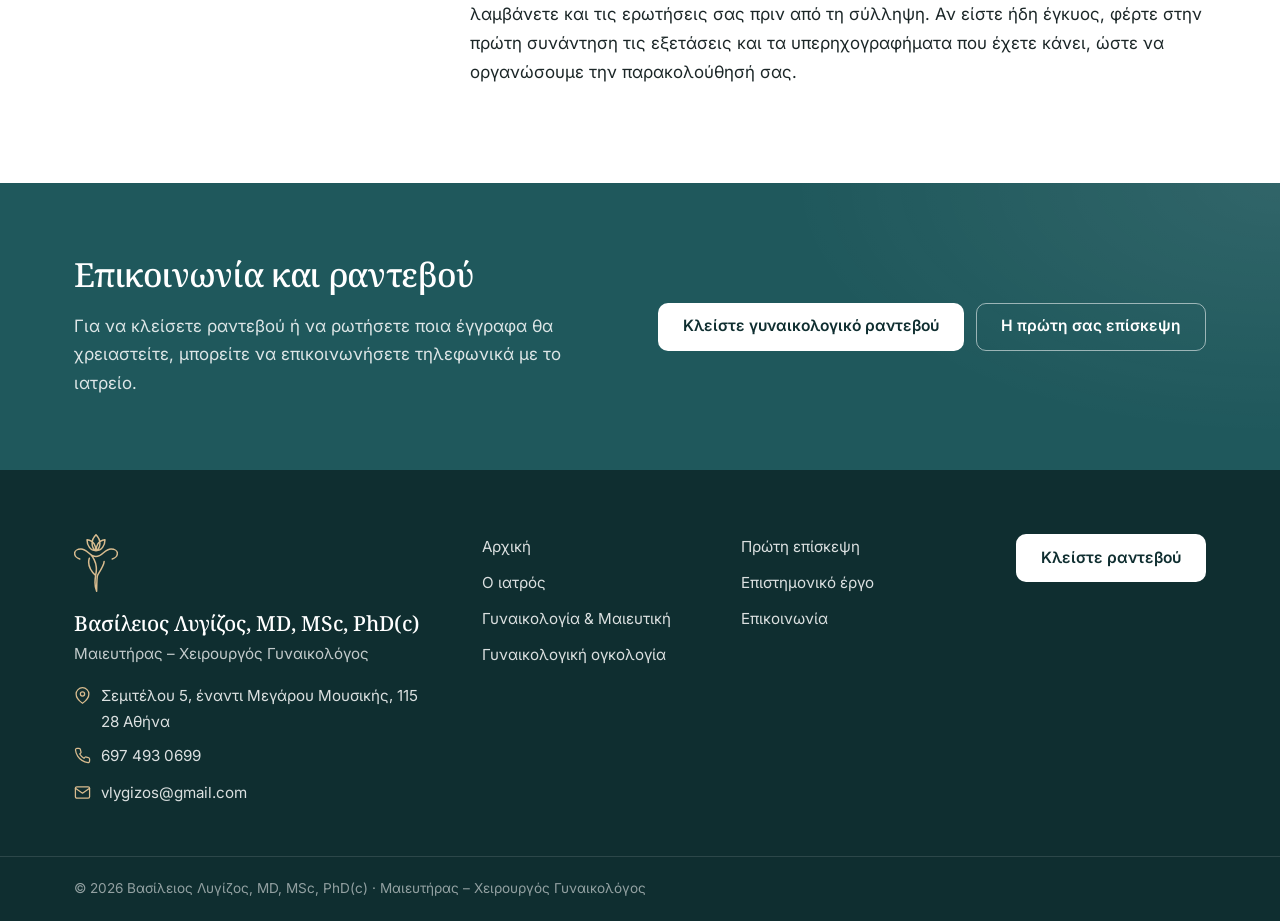
<file: gynaikologia-maieftiki.html>
<!DOCTYPE html>
<html lang="el">
<head>
  <meta charset="UTF-8">
  <meta name="viewport" content="width=device-width, initial-scale=1">
  <title>Γυναικολογία &amp; Μαιευτική | Βασίλειος Λυγίζος</title>
  <meta name="description" content="Προληπτικός γυναικολογικός έλεγχος, τεστ Παπανικολάου, HPV test και κολποσκόπηση, αλλαγές στην περίοδο και φροντίδα πριν και κατά την εγκυμοσύνη.">
  <meta name="theme-color" content="#1F585C">
  <meta property="og:type" content="website">
  <meta property="og:locale" content="el_GR">
  <meta property="og:title" content="Γυναικολογία &amp; Μαιευτική | Βασίλειος Λυγίζος">
  <meta property="og:description" content="Προληπτικός γυναικολογικός έλεγχος, τεστ Παπανικολάου, HPV test και κολποσκόπηση, αλλαγές στην περίοδο και φροντίδα πριν και κατά την εγκυμοσύνη.">
  <link rel="icon" href="favicon.svg" type="image/svg+xml">
  <link rel="preconnect" href="https://fonts.googleapis.com">
  <link rel="preconnect" href="https://fonts.gstatic.com" crossorigin>
  <link rel="stylesheet" href="https://fonts.googleapis.com/css2?family=Inter:wght@400;500;600&amp;family=Noto+Serif:wght@400;500;600&amp;display=swap">
  <link rel="stylesheet" href="styles.css?v=f258bd27">
</head>
<body class="has-mobile-cta">
  <a class="skip-link" href="#main">Μετάβαση στο περιεχόμενο</a>

  <header class="site-header">
    <div class="container header-top">
      <a href="index.html" class="brand">
        <svg class="brand-logo" aria-hidden="true" focusable="false" xmlns="http://www.w3.org/2000/svg" viewBox="38.1 22.1 297.4 390.4" fill="none" stroke="currentColor" stroke-width="4.2" stroke-linecap="round" stroke-linejoin="round"><path d="M186.8 134.0 C201.8 133.0 213.3 106.0 213.3 86.0 C213.3 66.0 202.8 42.0 186.8 26.3 M186.8 134.0 C171.8 133.0 160.3 106.0 160.3 86.0 C160.3 66.0 170.8 42.0 186.8 26.3 M247.2 60.4 C231.8 63.0 208.8 73.0 200.1 86.0 C192.8 97.0 187.8 118.0 186.8 134.0 M247.2 60.4 C247.8 95.0 226.8 134.0 186.8 134.0 M126.4 60.4 C141.8 63.0 164.8 73.0 173.5 86.0 C180.8 97.0 185.8 118.0 186.8 134.0 M126.4 60.4 C125.8 95.0 146.8 134.0 186.8 134.0 M76.8 190.5 C62.8 186.5 42.3 171.5 42.3 151.5 C42.3 135.5 61.1 123.3 85.1 123.3 C130.1 123.3 141.8 173.3 186.8 173.3 C231.8 173.3 243.5 123.3 288.5 123.3 C312.5 123.3 331.3 135.5 331.3 151.5 C331.3 171.5 310.8 186.5 296.8 190.5 M155.0 165.0 C166.0 176.0 186.0 212.0 188.3 241.7 C191.0 262.0 188.0 285.0 184.0 302.0 C179.0 335.0 180.0 385.0 191.0 408.3 M241.7 207.0 C241.0 232.0 212.0 276.0 198.3 298.3 C192.0 310.0 191.5 380.0 191.0 408.3 M141.7 185.0 C128.0 225.0 150.0 268.0 184.0 302.0"/></svg>
        <span class="brand-text">
          <span class="brand-name">Βασίλειος Λυγίζος</span>
          <span class="brand-role">Μαιευτήρας – Χειρουργός Γυναικολόγος</span>
        </span>
      </a>
      <div class="header-actions">
        <a class="header-address" href="https://www.google.com/maps/search/?api=1&amp;query=Semitelou+5%2C+11528+Athens%2C+Greece" target="_blank" rel="noopener"><svg viewBox="0 0 24 24" width="20" height="20" fill="none" stroke="currentColor" stroke-width="1.8" stroke-linecap="round" stroke-linejoin="round" aria-hidden="true" focusable="false"><path d="M21 10c0 7-9 13-9 13s-9-6-9-13a9 9 0 0 1 18 0z"/><circle cx="12" cy="10" r="3"/></svg><span>Σεμιτέλου 5, έναντι Μεγάρου Μουσικής</span><span class="sr-only"> (ανοίγει σε νέα καρτέλα)</span></a>
        <a class="header-phone" href="tel:+306974930699"><svg viewBox="0 0 24 24" width="20" height="20" fill="none" stroke="currentColor" stroke-width="1.8" stroke-linecap="round" stroke-linejoin="round" aria-hidden="true" focusable="false"><path d="M22 16.92v3a2 2 0 0 1-2.18 2 19.79 19.79 0 0 1-8.63-3.07 19.5 19.5 0 0 1-6-6 19.79 19.79 0 0 1-3.07-8.67A2 2 0 0 1 4.11 2h3a2 2 0 0 1 2 1.72 12.84 12.84 0 0 0 .7 2.81 2 2 0 0 1-.45 2.11L8.09 9.91a16 16 0 0 0 6 6l1.27-1.27a2 2 0 0 1 2.11-.45 12.84 12.84 0 0 0 2.81.7A2 2 0 0 1 22 16.92z"/></svg><span>697 493 0699</span></a>
        <a class="btn btn-primary btn-header" href="epikoinonia.html">Κλείστε ραντεβού</a>
        <button class="nav-toggle" type="button" aria-expanded="false" aria-controls="site-nav">
          <span class="sr-only">Μενού</span>
          <span class="nav-toggle-bars" aria-hidden="true"></span>
        </button>
      </div>
    </div>
    <nav class="site-nav" id="site-nav" aria-label="Κύριο μενού">
      <div class="container">
        <ul>
          <li><a href="index.html">Αρχική</a></li>
          <li><a href="o-iatros.html">Ο ιατρός</a></li>
          <li><a href="gynaikologia-maieftiki.html" aria-current="page">Γυναικολογία &amp; Μαιευτική</a></li>
          <li><a href="gynaikologiki-ogkologia.html">Γυναικολογική ογκολογία</a></li>
          <li><a href="proti-episkepsi.html">Πρώτη επίσκεψη</a></li>
          <li><a href="epistimoniko-ergo.html">Επιστημονικό έργο</a></li>
          <li><a href="epikoinonia.html">Επικοινωνία</a></li>
        </ul>
      </div>
    </nav>
  </header>

  <main id="main">

    <section class="page-hero">
      <div class="container">
        <nav class="breadcrumb" aria-label="Διαδρομή">
          <a href="index.html">Αρχική</a><span aria-hidden="true">/</span><span aria-current="page">Γυναικολογία &amp; Μαιευτική</span>
        </nav>
        <h1>Γυναικολογία και μαιευτική φροντίδα</h1>
        <p class="lead">Προληπτικός έλεγχος, HPV και κολποσκόπηση, αλλαγές στην περίοδο και φροντίδα πριν και κατά τη διάρκεια της εγκυμοσύνης.</p>
      </div>
    </section>

    <section class="section">
      <div class="container topic-layout">
        <aside class="toc" aria-label="Σε αυτή τη σελίδα">
          <p class="toc-title">Σε αυτή τη σελίδα</p>
          <ul>
            <li><a href="#proliptikos-elegxos">Προληπτικός έλεγχος</a></li>
            <li><a href="#hpv-kolposkopisi">HPV και κολποσκόπηση</a></li>
            <li><a href="#periodos-ponos">Αλλαγές στην περίοδο ή πόνος</a></li>
            <li><a href="#egkymosyni">Πριν και κατά τη διάρκεια της εγκυμοσύνης</a></li>
          </ul>
        </aside>
        <div class="topics">
          <article class="topic" id="proliptikos-elegxos">
            <div class="icon-badge icon-badge-lg"><svg viewBox="0 0 24 24" width="20" height="20" fill="none" stroke="currentColor" stroke-width="1.8" stroke-linecap="round" stroke-linejoin="round" aria-hidden="true" focusable="false"><path d="M20.84 4.61a5.5 5.5 0 0 0-7.78 0L12 5.67l-1.06-1.06a5.5 5.5 0 0 0-7.78 7.78l1.06 1.06L12 21.23l7.78-7.78 1.06-1.06a5.5 5.5 0 0 0 0-7.78z"/></svg></div>
            <div class="topic-body">
              <h2>Προληπτικός έλεγχος</h2>
              <p>Ο έλεγχος ξεκινά από την ηλικία, το ιστορικό και τα αποτελέσματα των προηγούμενων εξετάσεών σας. Συζητάμε πότε έχει θέση το τεστ Παπανικολάου ή το HPV test, καθώς και ό,τι σας απασχολεί για την περίοδο, την αντισύλληψη ή την εμμηνόπαυση.</p>
            </div>
          </article>
          <article class="topic" id="hpv-kolposkopisi">
            <div class="icon-badge icon-badge-lg"><svg viewBox="0 0 24 24" width="20" height="20" fill="none" stroke="currentColor" stroke-width="1.8" stroke-linecap="round" stroke-linejoin="round" aria-hidden="true" focusable="false"><circle cx="11" cy="11" r="8"/><line x1="21" y1="21" x2="16.65" y2="16.65"/></svg></div>
            <div class="topic-body">
              <h2>HPV και κολποσκόπηση</h2>
              <p>Ένα θετικό HPV test σημαίνει ότι ανιχνεύθηκε ο ιός. Από μόνο του δεν αποτελεί διάγνωση καρκίνου. Για να αποφασίσουμε το επόμενο βήμα, εξετάζουμε τον τύπο του HPV, το τεστ Παπανικολάου και το ιστορικό σας. Μπορεί να χρειάζεται επανέλεγχος ή κολποσκόπηση. Στην κολποσκόπηση εξετάζεται ο τράχηλος με μεγέθυνση και, αν υπάρχει ένδειξη, λαμβάνεται μικρό δείγμα για βιοψία.</p>
            </div>
          </article>
          <article class="topic" id="periodos-ponos">
            <div class="icon-badge icon-badge-lg"><svg viewBox="0 0 24 24" width="20" height="20" fill="none" stroke="currentColor" stroke-width="1.8" stroke-linecap="round" stroke-linejoin="round" aria-hidden="true" focusable="false"><polyline points="22 12 18 12 15 21 9 3 6 12 2 12"/></svg></div>
            <div class="topic-body">
              <h2>Αλλαγές στην περίοδο ή πόνος</h2>
              <p>Αν έχει αλλάξει η διάρκεια ή η ποσότητα της περιόδου, αν έχετε αιμορραγία ανάμεσα σε δύο περιόδους ή αν ο πόνος επηρεάζει την καθημερινότητά σας, αξίζει να το συζητήσουμε. Χρήσιμες πληροφορίες είναι πότε ξεκίνησε το σύμπτωμα, αν επαναλαμβάνεται και αν σχετίζεται με τον κύκλο.</p>
              <p class="callout">Αιμορραγία μετά την εμμηνόπαυση χρειάζεται αξιολόγηση, ακόμη κι αν συνέβη μόνο μία φορά.</p>
            </div>
          </article>
          <article class="topic" id="egkymosyni">
            <div class="icon-badge icon-badge-lg"><svg viewBox="0 0 24 24" width="20" height="20" fill="none" stroke="currentColor" stroke-width="1.8" stroke-linecap="round" stroke-linejoin="round" aria-hidden="true" focusable="false"><rect x="3" y="4" width="18" height="18" rx="2"/><line x1="16" y1="2" x2="16" y2="6"/><line x1="8" y1="2" x2="8" y2="6"/><line x1="3" y1="10" x2="21" y2="10"/></svg></div>
            <div class="topic-body">
              <h2>Πριν και κατά τη διάρκεια της εγκυμοσύνης</h2>
              <p>Αν σχεδιάζετε εγκυμοσύνη, μπορούμε να συζητήσουμε το ιστορικό σας, τα φάρμακα που λαμβάνετε και τις ερωτήσεις σας πριν από τη σύλληψη. Αν είστε ήδη έγκυος, φέρτε στην πρώτη συνάντηση τις εξετάσεις και τα υπερηχογραφήματα που έχετε κάνει, ώστε να οργανώσουμε την παρακολούθησή σας.</p>
            </div>
          </article>
        </div>
      </div>
    </section>

    <section class="cta-band" aria-labelledby="cta-title">
      <div class="container cta-band-inner">
        <div>
          <h2 id="cta-title">Επικοινωνία και ραντεβού</h2>
          <p>Για να κλείσετε ραντεβού ή να ρωτήσετε ποια έγγραφα θα χρειαστείτε, μπορείτε να επικοινωνήσετε τηλεφωνικά με το ιατρείο.</p>
        </div>
        <div class="cta-band-actions"><a class="btn btn-light" href="epikoinonia.html"><span>Κλείστε γυναικολογικό ραντεβού</span></a><a class="btn btn-outline-light" href="proti-episkepsi.html"><span>Η πρώτη σας επίσκεψη</span></a></div>
      </div>
    </section>

  </main>

  <footer class="site-footer">
    <div class="container footer-grid">
      <div class="footer-brand">
        <svg class="footer-logo" aria-hidden="true" focusable="false" xmlns="http://www.w3.org/2000/svg" viewBox="38.1 22.1 297.4 390.4" fill="none" stroke="currentColor" stroke-width="4.2" stroke-linecap="round" stroke-linejoin="round"><path d="M186.8 134.0 C201.8 133.0 213.3 106.0 213.3 86.0 C213.3 66.0 202.8 42.0 186.8 26.3 M186.8 134.0 C171.8 133.0 160.3 106.0 160.3 86.0 C160.3 66.0 170.8 42.0 186.8 26.3 M247.2 60.4 C231.8 63.0 208.8 73.0 200.1 86.0 C192.8 97.0 187.8 118.0 186.8 134.0 M247.2 60.4 C247.8 95.0 226.8 134.0 186.8 134.0 M126.4 60.4 C141.8 63.0 164.8 73.0 173.5 86.0 C180.8 97.0 185.8 118.0 186.8 134.0 M126.4 60.4 C125.8 95.0 146.8 134.0 186.8 134.0 M76.8 190.5 C62.8 186.5 42.3 171.5 42.3 151.5 C42.3 135.5 61.1 123.3 85.1 123.3 C130.1 123.3 141.8 173.3 186.8 173.3 C231.8 173.3 243.5 123.3 288.5 123.3 C312.5 123.3 331.3 135.5 331.3 151.5 C331.3 171.5 310.8 186.5 296.8 190.5 M155.0 165.0 C166.0 176.0 186.0 212.0 188.3 241.7 C191.0 262.0 188.0 285.0 184.0 302.0 C179.0 335.0 180.0 385.0 191.0 408.3 M241.7 207.0 C241.0 232.0 212.0 276.0 198.3 298.3 C192.0 310.0 191.5 380.0 191.0 408.3 M141.7 185.0 C128.0 225.0 150.0 268.0 184.0 302.0"/></svg>
        <p class="footer-name">Βασίλειος Λυγίζος, MD, MSc, PhD(c)</p>
        <p class="footer-role">Μαιευτήρας – Χειρουργός Γυναικολόγος</p>
        <ul class="footer-contact">
          <li><a href="https://www.google.com/maps/search/?api=1&amp;query=Semitelou+5%2C+11528+Athens%2C+Greece" target="_blank" rel="noopener"><svg viewBox="0 0 24 24" width="20" height="20" fill="none" stroke="currentColor" stroke-width="1.8" stroke-linecap="round" stroke-linejoin="round" aria-hidden="true" focusable="false"><path d="M21 10c0 7-9 13-9 13s-9-6-9-13a9 9 0 0 1 18 0z"/><circle cx="12" cy="10" r="3"/></svg><span>Σεμιτέλου 5, έναντι Μεγάρου Μουσικής, 115 28 Αθήνα</span><span class="sr-only"> (ανοίγει σε νέα καρτέλα)</span></a></li>
          <li><a href="tel:+306974930699"><svg viewBox="0 0 24 24" width="20" height="20" fill="none" stroke="currentColor" stroke-width="1.8" stroke-linecap="round" stroke-linejoin="round" aria-hidden="true" focusable="false"><path d="M22 16.92v3a2 2 0 0 1-2.18 2 19.79 19.79 0 0 1-8.63-3.07 19.5 19.5 0 0 1-6-6 19.79 19.79 0 0 1-3.07-8.67A2 2 0 0 1 4.11 2h3a2 2 0 0 1 2 1.72 12.84 12.84 0 0 0 .7 2.81 2 2 0 0 1-.45 2.11L8.09 9.91a16 16 0 0 0 6 6l1.27-1.27a2 2 0 0 1 2.11-.45 12.84 12.84 0 0 0 2.81.7A2 2 0 0 1 22 16.92z"/></svg><span>697 493 0699</span></a></li>
          <li><a href="mailto:vlygizos@gmail.com"><svg viewBox="0 0 24 24" width="20" height="20" fill="none" stroke="currentColor" stroke-width="1.8" stroke-linecap="round" stroke-linejoin="round" aria-hidden="true" focusable="false"><path d="M4 4h16c1.1 0 2 .9 2 2v12c0 1.1-.9 2-2 2H4c-1.1 0-2-.9-2-2V6c0-1.1.9-2 2-2z"/><polyline points="22,6 12,13 2,6"/></svg><span>vlygizos@gmail.com</span></a></li>
        </ul>
      </div>
      <nav class="footer-nav" aria-label="Σελίδες">
        <ul>
            <li><a href="index.html">Αρχική</a></li>
            <li><a href="o-iatros.html">Ο ιατρός</a></li>
            <li><a href="gynaikologia-maieftiki.html">Γυναικολογία &amp; Μαιευτική</a></li>
            <li><a href="gynaikologiki-ogkologia.html">Γυναικολογική ογκολογία</a></li>
            <li><a href="proti-episkepsi.html">Πρώτη επίσκεψη</a></li>
            <li><a href="epistimoniko-ergo.html">Επιστημονικό έργο</a></li>
            <li><a href="epikoinonia.html">Επικοινωνία</a></li>
        </ul>
      </nav>
      <div class="footer-cta">
        <a class="btn btn-light" href="epikoinonia.html">Κλείστε ραντεβού</a>
      </div>
    </div>
    <div class="footer-bottom">
      <div class="container">
        <p>© <span data-year>2026</span> Βασίλειος Λυγίζος, MD, MSc, PhD(c) · Μαιευτήρας – Χειρουργός Γυναικολόγος</p>
      </div>
    </div>
  </footer>

  <div class="mobile-cta">
    <a class="btn btn-outline btn-call" href="tel:+306974930699"><svg viewBox="0 0 24 24" width="20" height="20" fill="none" stroke="currentColor" stroke-width="1.8" stroke-linecap="round" stroke-linejoin="round" aria-hidden="true" focusable="false"><path d="M22 16.92v3a2 2 0 0 1-2.18 2 19.79 19.79 0 0 1-8.63-3.07 19.5 19.5 0 0 1-6-6 19.79 19.79 0 0 1-3.07-8.67A2 2 0 0 1 4.11 2h3a2 2 0 0 1 2 1.72 12.84 12.84 0 0 0 .7 2.81 2 2 0 0 1-.45 2.11L8.09 9.91a16 16 0 0 0 6 6l1.27-1.27a2 2 0 0 1 2.11-.45 12.84 12.84 0 0 0 2.81.7A2 2 0 0 1 22 16.92z"/></svg><span>Κλήση</span></a>
    <a class="btn btn-primary" href="epikoinonia.html">Κλείστε ραντεβού</a>
  </div>

  <script src="main.js?v=388cc2e5" defer></script>
</body>
</html>
</file>
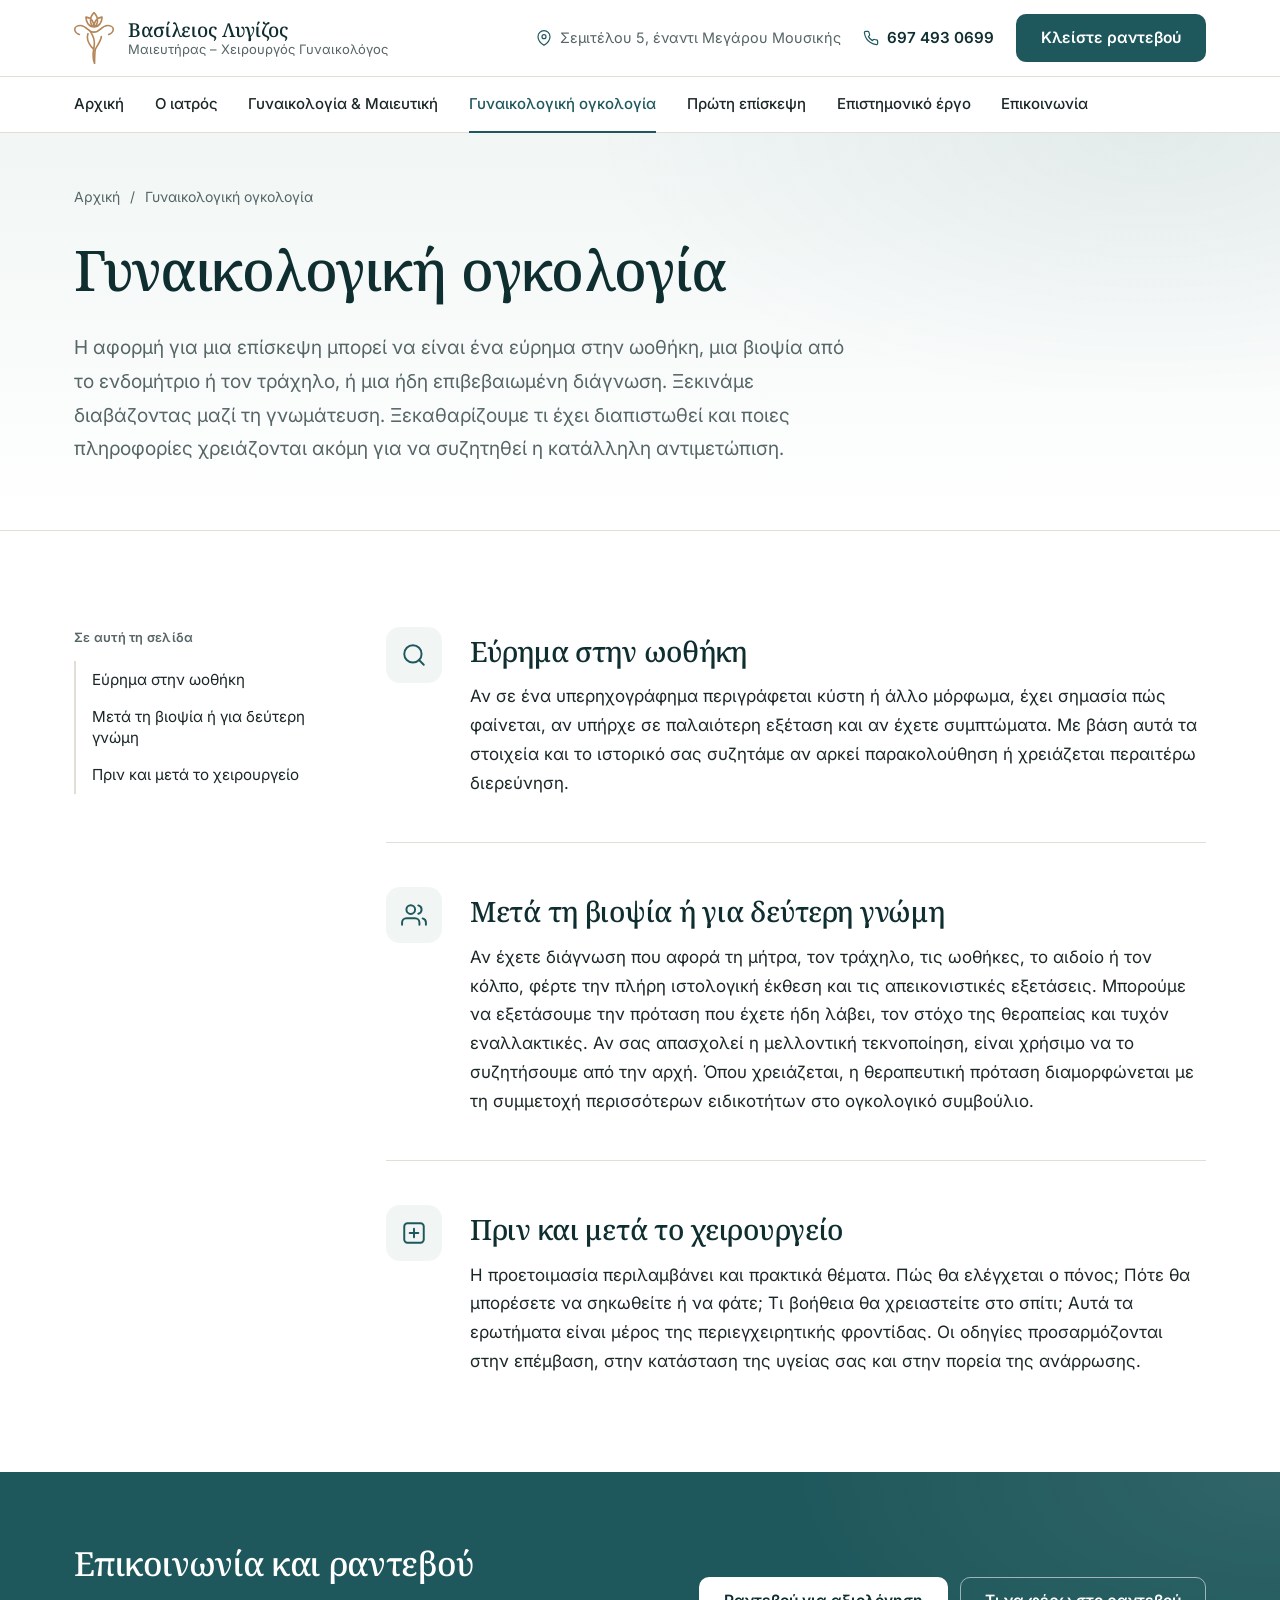
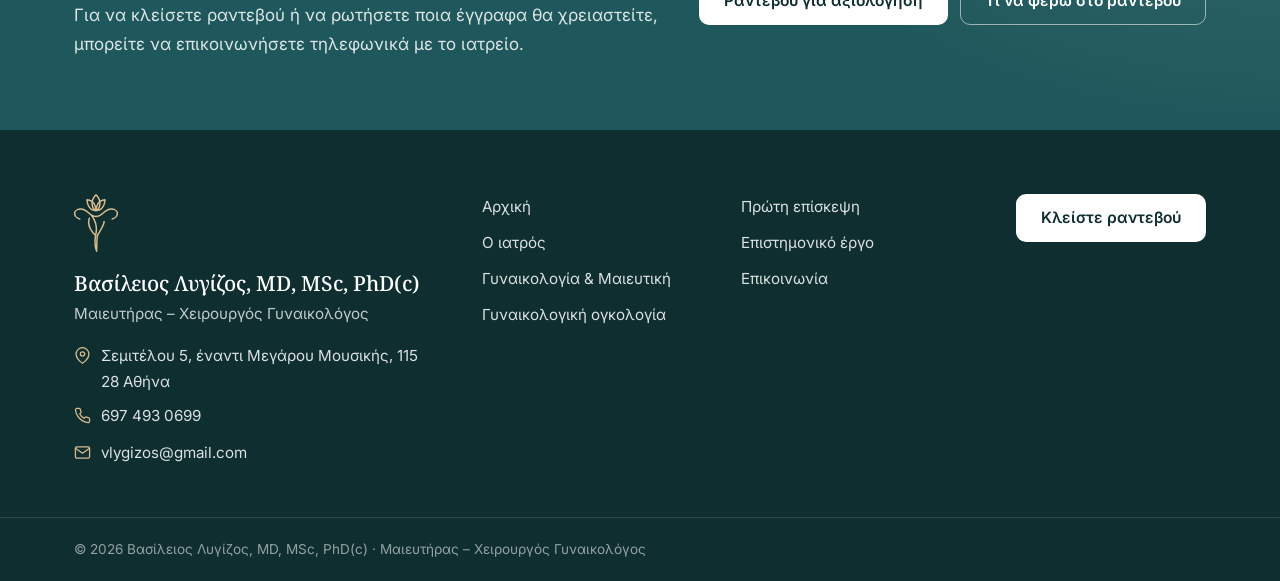
<file: gynaikologiki-ogkologia.html>
<!DOCTYPE html>
<html lang="el">
<head>
  <meta charset="UTF-8">
  <meta name="viewport" content="width=device-width, initial-scale=1">
  <title>Γυναικολογική ογκολογία | Βασίλειος Λυγίζος</title>
  <meta name="description" content="Αξιολόγηση ευρήματος στην ωοθήκη, δεύτερη γνώμη μετά από βιοψία ή διάγνωση και φροντίδα πριν και μετά το χειρουργείο για γυναικολογικό καρκίνο.">
  <meta name="theme-color" content="#1F585C">
  <meta property="og:type" content="website">
  <meta property="og:locale" content="el_GR">
  <meta property="og:title" content="Γυναικολογική ογκολογία | Βασίλειος Λυγίζος">
  <meta property="og:description" content="Αξιολόγηση ευρήματος στην ωοθήκη, δεύτερη γνώμη μετά από βιοψία ή διάγνωση και φροντίδα πριν και μετά το χειρουργείο για γυναικολογικό καρκίνο.">
  <link rel="icon" href="favicon.svg" type="image/svg+xml">
  <link rel="preconnect" href="https://fonts.googleapis.com">
  <link rel="preconnect" href="https://fonts.gstatic.com" crossorigin>
  <link rel="stylesheet" href="https://fonts.googleapis.com/css2?family=Inter:wght@400;500;600&amp;family=Noto+Serif:wght@400;500;600&amp;display=swap">
  <link rel="stylesheet" href="styles.css?v=f258bd27">
</head>
<body class="has-mobile-cta">
  <a class="skip-link" href="#main">Μετάβαση στο περιεχόμενο</a>

  <header class="site-header">
    <div class="container header-top">
      <a href="index.html" class="brand">
        <svg class="brand-logo" aria-hidden="true" focusable="false" xmlns="http://www.w3.org/2000/svg" viewBox="38.1 22.1 297.4 390.4" fill="none" stroke="currentColor" stroke-width="4.2" stroke-linecap="round" stroke-linejoin="round"><path d="M186.8 134.0 C201.8 133.0 213.3 106.0 213.3 86.0 C213.3 66.0 202.8 42.0 186.8 26.3 M186.8 134.0 C171.8 133.0 160.3 106.0 160.3 86.0 C160.3 66.0 170.8 42.0 186.8 26.3 M247.2 60.4 C231.8 63.0 208.8 73.0 200.1 86.0 C192.8 97.0 187.8 118.0 186.8 134.0 M247.2 60.4 C247.8 95.0 226.8 134.0 186.8 134.0 M126.4 60.4 C141.8 63.0 164.8 73.0 173.5 86.0 C180.8 97.0 185.8 118.0 186.8 134.0 M126.4 60.4 C125.8 95.0 146.8 134.0 186.8 134.0 M76.8 190.5 C62.8 186.5 42.3 171.5 42.3 151.5 C42.3 135.5 61.1 123.3 85.1 123.3 C130.1 123.3 141.8 173.3 186.8 173.3 C231.8 173.3 243.5 123.3 288.5 123.3 C312.5 123.3 331.3 135.5 331.3 151.5 C331.3 171.5 310.8 186.5 296.8 190.5 M155.0 165.0 C166.0 176.0 186.0 212.0 188.3 241.7 C191.0 262.0 188.0 285.0 184.0 302.0 C179.0 335.0 180.0 385.0 191.0 408.3 M241.7 207.0 C241.0 232.0 212.0 276.0 198.3 298.3 C192.0 310.0 191.5 380.0 191.0 408.3 M141.7 185.0 C128.0 225.0 150.0 268.0 184.0 302.0"/></svg>
        <span class="brand-text">
          <span class="brand-name">Βασίλειος Λυγίζος</span>
          <span class="brand-role">Μαιευτήρας – Χειρουργός Γυναικολόγος</span>
        </span>
      </a>
      <div class="header-actions">
        <a class="header-address" href="https://www.google.com/maps/search/?api=1&amp;query=Semitelou+5%2C+11528+Athens%2C+Greece" target="_blank" rel="noopener"><svg viewBox="0 0 24 24" width="20" height="20" fill="none" stroke="currentColor" stroke-width="1.8" stroke-linecap="round" stroke-linejoin="round" aria-hidden="true" focusable="false"><path d="M21 10c0 7-9 13-9 13s-9-6-9-13a9 9 0 0 1 18 0z"/><circle cx="12" cy="10" r="3"/></svg><span>Σεμιτέλου 5, έναντι Μεγάρου Μουσικής</span><span class="sr-only"> (ανοίγει σε νέα καρτέλα)</span></a>
        <a class="header-phone" href="tel:+306974930699"><svg viewBox="0 0 24 24" width="20" height="20" fill="none" stroke="currentColor" stroke-width="1.8" stroke-linecap="round" stroke-linejoin="round" aria-hidden="true" focusable="false"><path d="M22 16.92v3a2 2 0 0 1-2.18 2 19.79 19.79 0 0 1-8.63-3.07 19.5 19.5 0 0 1-6-6 19.79 19.79 0 0 1-3.07-8.67A2 2 0 0 1 4.11 2h3a2 2 0 0 1 2 1.72 12.84 12.84 0 0 0 .7 2.81 2 2 0 0 1-.45 2.11L8.09 9.91a16 16 0 0 0 6 6l1.27-1.27a2 2 0 0 1 2.11-.45 12.84 12.84 0 0 0 2.81.7A2 2 0 0 1 22 16.92z"/></svg><span>697 493 0699</span></a>
        <a class="btn btn-primary btn-header" href="epikoinonia.html">Κλείστε ραντεβού</a>
        <button class="nav-toggle" type="button" aria-expanded="false" aria-controls="site-nav">
          <span class="sr-only">Μενού</span>
          <span class="nav-toggle-bars" aria-hidden="true"></span>
        </button>
      </div>
    </div>
    <nav class="site-nav" id="site-nav" aria-label="Κύριο μενού">
      <div class="container">
        <ul>
          <li><a href="index.html">Αρχική</a></li>
          <li><a href="o-iatros.html">Ο ιατρός</a></li>
          <li><a href="gynaikologia-maieftiki.html">Γυναικολογία &amp; Μαιευτική</a></li>
          <li><a href="gynaikologiki-ogkologia.html" aria-current="page">Γυναικολογική ογκολογία</a></li>
          <li><a href="proti-episkepsi.html">Πρώτη επίσκεψη</a></li>
          <li><a href="epistimoniko-ergo.html">Επιστημονικό έργο</a></li>
          <li><a href="epikoinonia.html">Επικοινωνία</a></li>
        </ul>
      </div>
    </nav>
  </header>

  <main id="main">

    <section class="page-hero">
      <div class="container">
        <nav class="breadcrumb" aria-label="Διαδρομή">
          <a href="index.html">Αρχική</a><span aria-hidden="true">/</span><span aria-current="page">Γυναικολογική ογκολογία</span>
        </nav>
        <h1>Γυναικολογική ογκολογία</h1>
        <p class="lead">Η αφορμή για μια επίσκεψη μπορεί να είναι ένα εύρημα στην ωοθήκη, μια βιοψία από το ενδομήτριο ή τον τράχηλο, ή μια ήδη επιβεβαιωμένη διάγνωση. Ξεκινάμε διαβάζοντας μαζί τη γνωμάτευση. Ξεκαθαρίζουμε τι έχει διαπιστωθεί και ποιες πληροφορίες χρειάζονται ακόμη για να συζητηθεί η κατάλληλη αντιμετώπιση.</p>
      </div>
    </section>

    <section class="section">
      <div class="container topic-layout">
        <aside class="toc" aria-label="Σε αυτή τη σελίδα">
          <p class="toc-title">Σε αυτή τη σελίδα</p>
          <ul>
            <li><a href="#evrima-oothiki">Εύρημα στην ωοθήκη</a></li>
            <li><a href="#deyteri-gnomi">Μετά τη βιοψία ή για δεύτερη γνώμη</a></li>
            <li><a href="#xeirourgeio">Πριν και μετά το χειρουργείο</a></li>
          </ul>
        </aside>
        <div class="topics">
          <article class="topic" id="evrima-oothiki">
            <div class="icon-badge icon-badge-lg"><svg viewBox="0 0 24 24" width="20" height="20" fill="none" stroke="currentColor" stroke-width="1.8" stroke-linecap="round" stroke-linejoin="round" aria-hidden="true" focusable="false"><circle cx="11" cy="11" r="8"/><line x1="21" y1="21" x2="16.65" y2="16.65"/></svg></div>
            <div class="topic-body">
              <h2>Εύρημα στην ωοθήκη</h2>
              <p>Αν σε ένα υπερηχογράφημα περιγράφεται κύστη ή άλλο μόρφωμα, έχει σημασία πώς φαίνεται, αν υπήρχε σε παλαιότερη εξέταση και αν έχετε συμπτώματα. Με βάση αυτά τα στοιχεία και το ιστορικό σας συζητάμε αν αρκεί παρακολούθηση ή χρειάζεται περαιτέρω διερεύνηση.</p>
            </div>
          </article>
          <article class="topic" id="deyteri-gnomi">
            <div class="icon-badge icon-badge-lg"><svg viewBox="0 0 24 24" width="20" height="20" fill="none" stroke="currentColor" stroke-width="1.8" stroke-linecap="round" stroke-linejoin="round" aria-hidden="true" focusable="false"><path d="M17 21v-2a4 4 0 0 0-4-4H5a4 4 0 0 0-4 4v2"/><circle cx="9" cy="7" r="4"/><path d="M23 21v-2a4 4 0 0 0-3-3.87"/><path d="M16 3.13a4 4 0 0 1 0 7.75"/></svg></div>
            <div class="topic-body">
              <h2>Μετά τη βιοψία ή για δεύτερη γνώμη</h2>
              <p>Αν έχετε διάγνωση που αφορά τη μήτρα, τον τράχηλο, τις ωοθήκες, το αιδοίο ή τον κόλπο, φέρτε την πλήρη ιστολογική έκθεση και τις απεικονιστικές εξετάσεις. Μπορούμε να εξετάσουμε την πρόταση που έχετε ήδη λάβει, τον στόχο της θεραπείας και τυχόν εναλλακτικές. Αν σας απασχολεί η μελλοντική τεκνοποίηση, είναι χρήσιμο να το συζητήσουμε από την αρχή. Όπου χρειάζεται, η θεραπευτική πρόταση διαμορφώνεται με τη συμμετοχή περισσότερων ειδικοτήτων στο ογκολογικό συμβούλιο.</p>
            </div>
          </article>
          <article class="topic" id="xeirourgeio">
            <div class="icon-badge icon-badge-lg"><svg viewBox="0 0 24 24" width="20" height="20" fill="none" stroke="currentColor" stroke-width="1.8" stroke-linecap="round" stroke-linejoin="round" aria-hidden="true" focusable="false"><rect x="3" y="3" width="18" height="18" rx="3"/><line x1="12" y1="8" x2="12" y2="16"/><line x1="8" y1="12" x2="16" y2="12"/></svg></div>
            <div class="topic-body">
              <h2>Πριν και μετά το χειρουργείο</h2>
              <p>Η προετοιμασία περιλαμβάνει και πρακτικά θέματα. Πώς θα ελέγχεται ο πόνος; Πότε θα μπορέσετε να σηκωθείτε ή να φάτε; Τι βοήθεια θα χρειαστείτε στο σπίτι; Αυτά τα ερωτήματα είναι μέρος της περιεγχειρητικής φροντίδας. Οι οδηγίες προσαρμόζονται στην επέμβαση, στην κατάσταση της υγείας σας και στην πορεία της ανάρρωσης.</p>
            </div>
          </article>
        </div>
      </div>
    </section>

    <section class="cta-band" aria-labelledby="cta-title">
      <div class="container cta-band-inner">
        <div>
          <h2 id="cta-title">Επικοινωνία και ραντεβού</h2>
          <p>Για να κλείσετε ραντεβού ή να ρωτήσετε ποια έγγραφα θα χρειαστείτε, μπορείτε να επικοινωνήσετε τηλεφωνικά με το ιατρείο.</p>
        </div>
        <div class="cta-band-actions"><a class="btn btn-light" href="epikoinonia.html"><span>Ραντεβού για αξιολόγηση</span></a><a class="btn btn-outline-light" href="proti-episkepsi.html"><span>Τι να φέρω στο ραντεβού</span></a></div>
      </div>
    </section>

  </main>

  <footer class="site-footer">
    <div class="container footer-grid">
      <div class="footer-brand">
        <svg class="footer-logo" aria-hidden="true" focusable="false" xmlns="http://www.w3.org/2000/svg" viewBox="38.1 22.1 297.4 390.4" fill="none" stroke="currentColor" stroke-width="4.2" stroke-linecap="round" stroke-linejoin="round"><path d="M186.8 134.0 C201.8 133.0 213.3 106.0 213.3 86.0 C213.3 66.0 202.8 42.0 186.8 26.3 M186.8 134.0 C171.8 133.0 160.3 106.0 160.3 86.0 C160.3 66.0 170.8 42.0 186.8 26.3 M247.2 60.4 C231.8 63.0 208.8 73.0 200.1 86.0 C192.8 97.0 187.8 118.0 186.8 134.0 M247.2 60.4 C247.8 95.0 226.8 134.0 186.8 134.0 M126.4 60.4 C141.8 63.0 164.8 73.0 173.5 86.0 C180.8 97.0 185.8 118.0 186.8 134.0 M126.4 60.4 C125.8 95.0 146.8 134.0 186.8 134.0 M76.8 190.5 C62.8 186.5 42.3 171.5 42.3 151.5 C42.3 135.5 61.1 123.3 85.1 123.3 C130.1 123.3 141.8 173.3 186.8 173.3 C231.8 173.3 243.5 123.3 288.5 123.3 C312.5 123.3 331.3 135.5 331.3 151.5 C331.3 171.5 310.8 186.5 296.8 190.5 M155.0 165.0 C166.0 176.0 186.0 212.0 188.3 241.7 C191.0 262.0 188.0 285.0 184.0 302.0 C179.0 335.0 180.0 385.0 191.0 408.3 M241.7 207.0 C241.0 232.0 212.0 276.0 198.3 298.3 C192.0 310.0 191.5 380.0 191.0 408.3 M141.7 185.0 C128.0 225.0 150.0 268.0 184.0 302.0"/></svg>
        <p class="footer-name">Βασίλειος Λυγίζος, MD, MSc, PhD(c)</p>
        <p class="footer-role">Μαιευτήρας – Χειρουργός Γυναικολόγος</p>
        <ul class="footer-contact">
          <li><a href="https://www.google.com/maps/search/?api=1&amp;query=Semitelou+5%2C+11528+Athens%2C+Greece" target="_blank" rel="noopener"><svg viewBox="0 0 24 24" width="20" height="20" fill="none" stroke="currentColor" stroke-width="1.8" stroke-linecap="round" stroke-linejoin="round" aria-hidden="true" focusable="false"><path d="M21 10c0 7-9 13-9 13s-9-6-9-13a9 9 0 0 1 18 0z"/><circle cx="12" cy="10" r="3"/></svg><span>Σεμιτέλου 5, έναντι Μεγάρου Μουσικής, 115 28 Αθήνα</span><span class="sr-only"> (ανοίγει σε νέα καρτέλα)</span></a></li>
          <li><a href="tel:+306974930699"><svg viewBox="0 0 24 24" width="20" height="20" fill="none" stroke="currentColor" stroke-width="1.8" stroke-linecap="round" stroke-linejoin="round" aria-hidden="true" focusable="false"><path d="M22 16.92v3a2 2 0 0 1-2.18 2 19.79 19.79 0 0 1-8.63-3.07 19.5 19.5 0 0 1-6-6 19.79 19.79 0 0 1-3.07-8.67A2 2 0 0 1 4.11 2h3a2 2 0 0 1 2 1.72 12.84 12.84 0 0 0 .7 2.81 2 2 0 0 1-.45 2.11L8.09 9.91a16 16 0 0 0 6 6l1.27-1.27a2 2 0 0 1 2.11-.45 12.84 12.84 0 0 0 2.81.7A2 2 0 0 1 22 16.92z"/></svg><span>697 493 0699</span></a></li>
          <li><a href="mailto:vlygizos@gmail.com"><svg viewBox="0 0 24 24" width="20" height="20" fill="none" stroke="currentColor" stroke-width="1.8" stroke-linecap="round" stroke-linejoin="round" aria-hidden="true" focusable="false"><path d="M4 4h16c1.1 0 2 .9 2 2v12c0 1.1-.9 2-2 2H4c-1.1 0-2-.9-2-2V6c0-1.1.9-2 2-2z"/><polyline points="22,6 12,13 2,6"/></svg><span>vlygizos@gmail.com</span></a></li>
        </ul>
      </div>
      <nav class="footer-nav" aria-label="Σελίδες">
        <ul>
            <li><a href="index.html">Αρχική</a></li>
            <li><a href="o-iatros.html">Ο ιατρός</a></li>
            <li><a href="gynaikologia-maieftiki.html">Γυναικολογία &amp; Μαιευτική</a></li>
            <li><a href="gynaikologiki-ogkologia.html">Γυναικολογική ογκολογία</a></li>
            <li><a href="proti-episkepsi.html">Πρώτη επίσκεψη</a></li>
            <li><a href="epistimoniko-ergo.html">Επιστημονικό έργο</a></li>
            <li><a href="epikoinonia.html">Επικοινωνία</a></li>
        </ul>
      </nav>
      <div class="footer-cta">
        <a class="btn btn-light" href="epikoinonia.html">Κλείστε ραντεβού</a>
      </div>
    </div>
    <div class="footer-bottom">
      <div class="container">
        <p>© <span data-year>2026</span> Βασίλειος Λυγίζος, MD, MSc, PhD(c) · Μαιευτήρας – Χειρουργός Γυναικολόγος</p>
      </div>
    </div>
  </footer>

  <div class="mobile-cta">
    <a class="btn btn-outline btn-call" href="tel:+306974930699"><svg viewBox="0 0 24 24" width="20" height="20" fill="none" stroke="currentColor" stroke-width="1.8" stroke-linecap="round" stroke-linejoin="round" aria-hidden="true" focusable="false"><path d="M22 16.92v3a2 2 0 0 1-2.18 2 19.79 19.79 0 0 1-8.63-3.07 19.5 19.5 0 0 1-6-6 19.79 19.79 0 0 1-3.07-8.67A2 2 0 0 1 4.11 2h3a2 2 0 0 1 2 1.72 12.84 12.84 0 0 0 .7 2.81 2 2 0 0 1-.45 2.11L8.09 9.91a16 16 0 0 0 6 6l1.27-1.27a2 2 0 0 1 2.11-.45 12.84 12.84 0 0 0 2.81.7A2 2 0 0 1 22 16.92z"/></svg><span>Κλήση</span></a>
    <a class="btn btn-primary" href="epikoinonia.html">Κλείστε ραντεβού</a>
  </div>

  <script src="main.js?v=388cc2e5" defer></script>
</body>
</html>
</file>
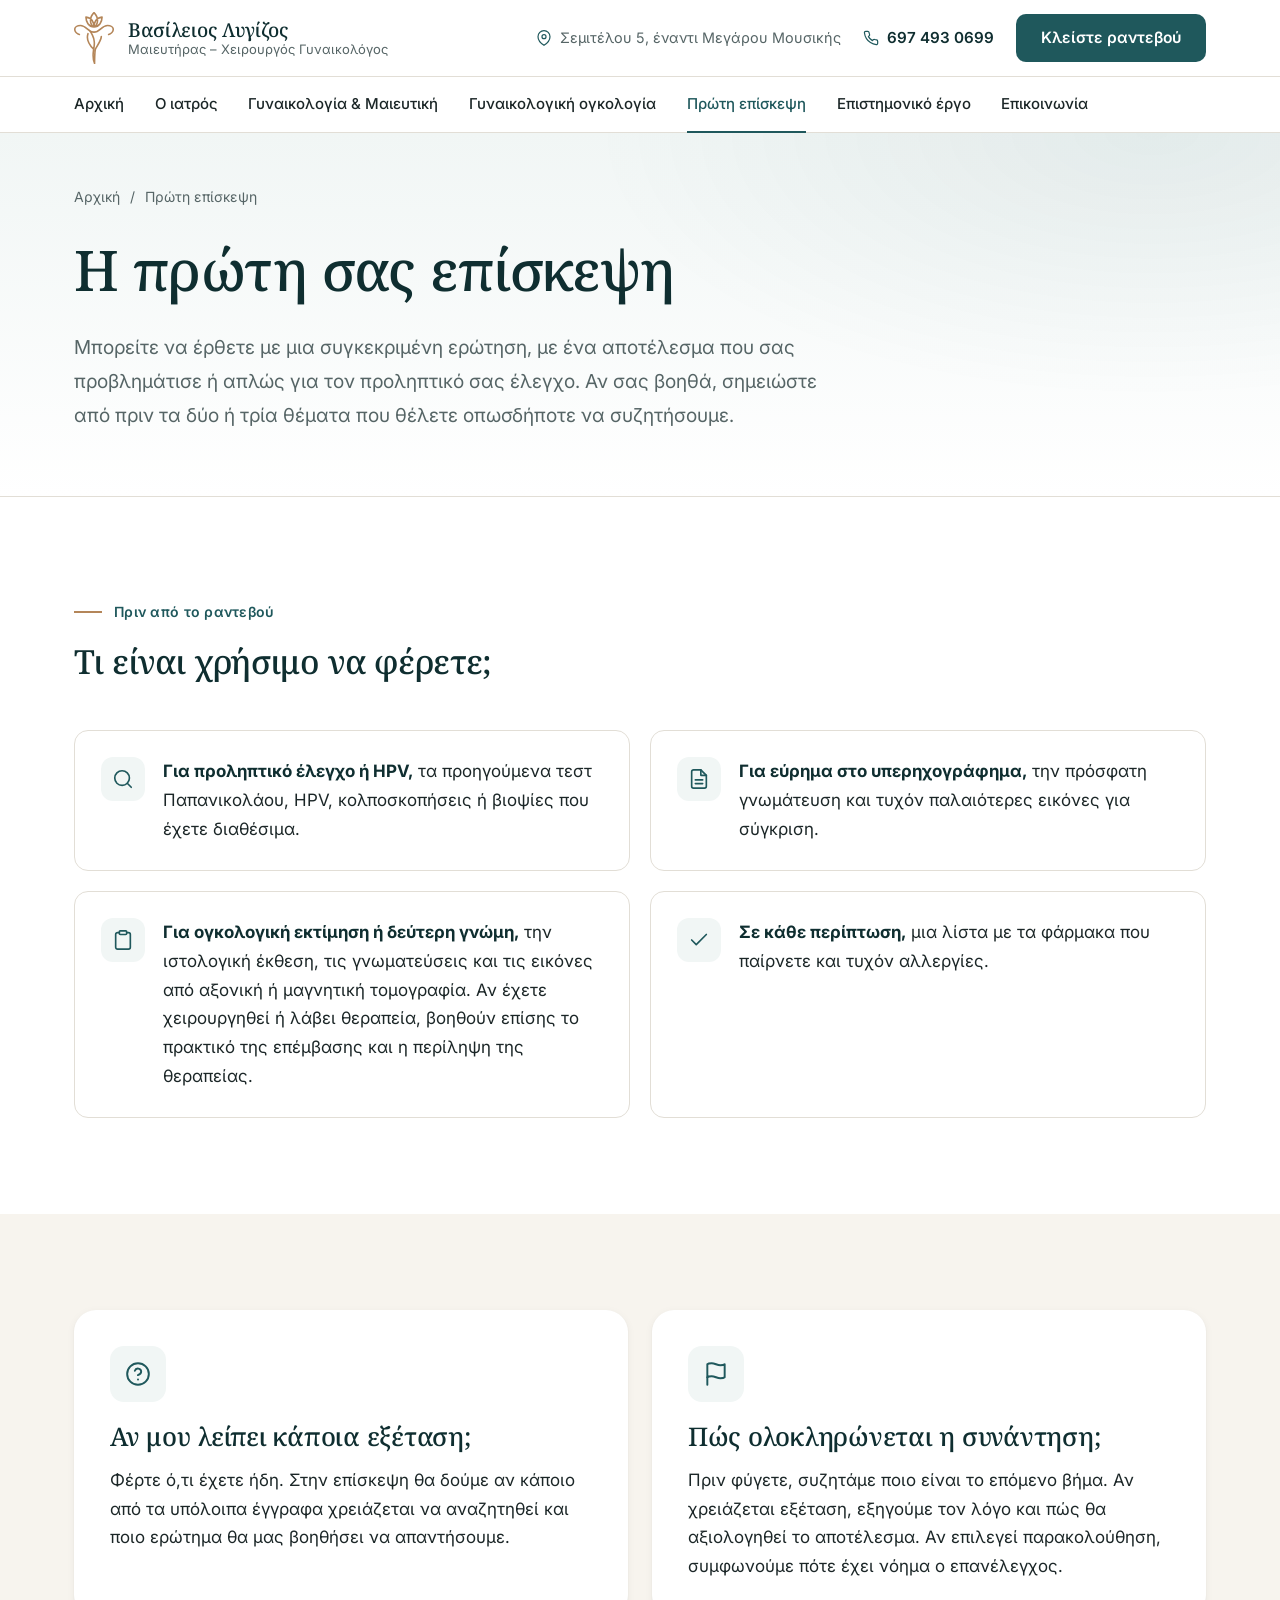
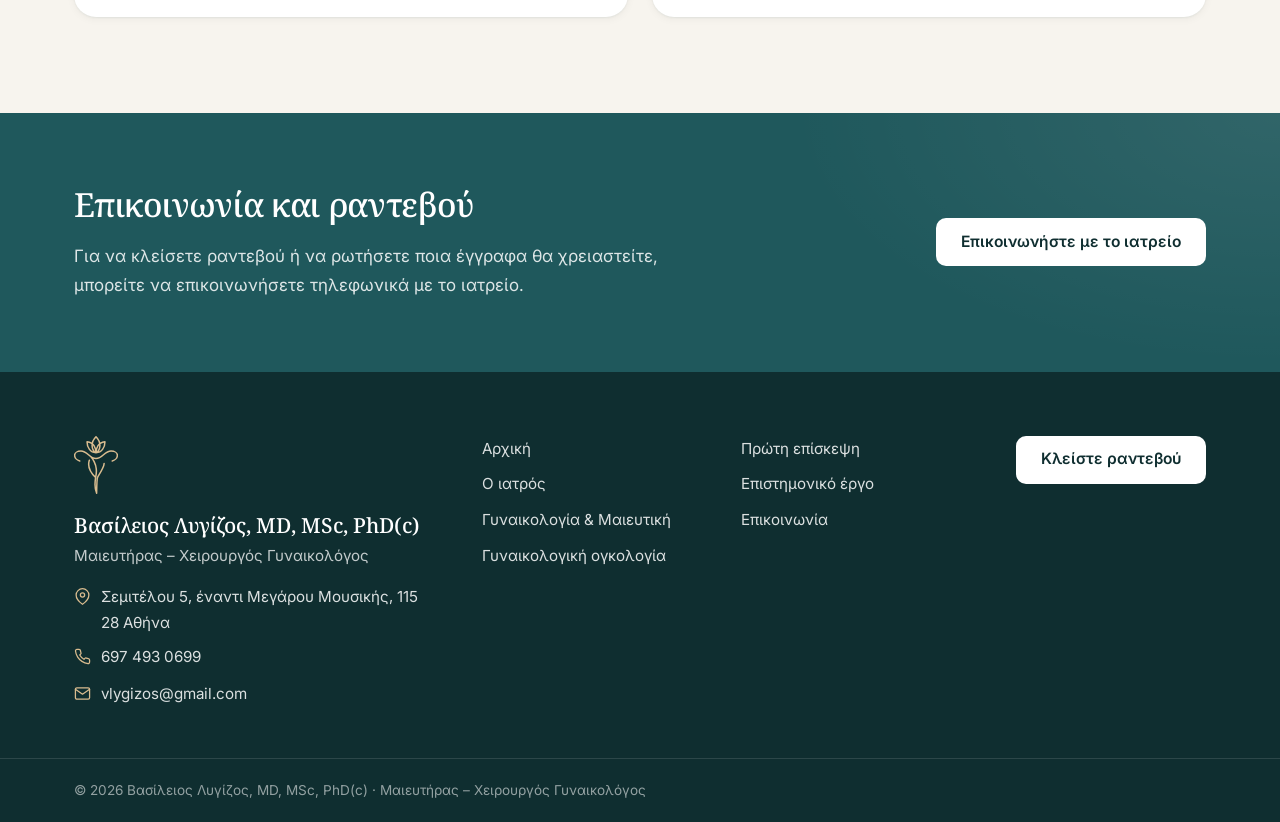
<file: proti-episkepsi.html>
<!DOCTYPE html>
<html lang="el">
<head>
  <meta charset="UTF-8">
  <meta name="viewport" content="width=device-width, initial-scale=1">
  <title>Πρώτη επίσκεψη | Βασίλειος Λυγίζος</title>
  <meta name="description" content="Τι να φέρετε στην πρώτη σας επίσκεψη για προληπτικό έλεγχο, HPV, εύρημα στο υπερηχογράφημα ή ογκολογική εκτίμηση, και πώς ολοκληρώνεται η συνάντηση.">
  <meta name="theme-color" content="#1F585C">
  <meta property="og:type" content="website">
  <meta property="og:locale" content="el_GR">
  <meta property="og:title" content="Πρώτη επίσκεψη | Βασίλειος Λυγίζος">
  <meta property="og:description" content="Τι να φέρετε στην πρώτη σας επίσκεψη για προληπτικό έλεγχο, HPV, εύρημα στο υπερηχογράφημα ή ογκολογική εκτίμηση, και πώς ολοκληρώνεται η συνάντηση.">
  <link rel="icon" href="favicon.svg" type="image/svg+xml">
  <link rel="preconnect" href="https://fonts.googleapis.com">
  <link rel="preconnect" href="https://fonts.gstatic.com" crossorigin>
  <link rel="stylesheet" href="https://fonts.googleapis.com/css2?family=Inter:wght@400;500;600&amp;family=Noto+Serif:wght@400;500;600&amp;display=swap">
  <link rel="stylesheet" href="styles.css?v=f258bd27">
</head>
<body class="has-mobile-cta">
  <a class="skip-link" href="#main">Μετάβαση στο περιεχόμενο</a>

  <header class="site-header">
    <div class="container header-top">
      <a href="index.html" class="brand">
        <svg class="brand-logo" aria-hidden="true" focusable="false" xmlns="http://www.w3.org/2000/svg" viewBox="38.1 22.1 297.4 390.4" fill="none" stroke="currentColor" stroke-width="4.2" stroke-linecap="round" stroke-linejoin="round"><path d="M186.8 134.0 C201.8 133.0 213.3 106.0 213.3 86.0 C213.3 66.0 202.8 42.0 186.8 26.3 M186.8 134.0 C171.8 133.0 160.3 106.0 160.3 86.0 C160.3 66.0 170.8 42.0 186.8 26.3 M247.2 60.4 C231.8 63.0 208.8 73.0 200.1 86.0 C192.8 97.0 187.8 118.0 186.8 134.0 M247.2 60.4 C247.8 95.0 226.8 134.0 186.8 134.0 M126.4 60.4 C141.8 63.0 164.8 73.0 173.5 86.0 C180.8 97.0 185.8 118.0 186.8 134.0 M126.4 60.4 C125.8 95.0 146.8 134.0 186.8 134.0 M76.8 190.5 C62.8 186.5 42.3 171.5 42.3 151.5 C42.3 135.5 61.1 123.3 85.1 123.3 C130.1 123.3 141.8 173.3 186.8 173.3 C231.8 173.3 243.5 123.3 288.5 123.3 C312.5 123.3 331.3 135.5 331.3 151.5 C331.3 171.5 310.8 186.5 296.8 190.5 M155.0 165.0 C166.0 176.0 186.0 212.0 188.3 241.7 C191.0 262.0 188.0 285.0 184.0 302.0 C179.0 335.0 180.0 385.0 191.0 408.3 M241.7 207.0 C241.0 232.0 212.0 276.0 198.3 298.3 C192.0 310.0 191.5 380.0 191.0 408.3 M141.7 185.0 C128.0 225.0 150.0 268.0 184.0 302.0"/></svg>
        <span class="brand-text">
          <span class="brand-name">Βασίλειος Λυγίζος</span>
          <span class="brand-role">Μαιευτήρας – Χειρουργός Γυναικολόγος</span>
        </span>
      </a>
      <div class="header-actions">
        <a class="header-address" href="https://www.google.com/maps/search/?api=1&amp;query=Semitelou+5%2C+11528+Athens%2C+Greece" target="_blank" rel="noopener"><svg viewBox="0 0 24 24" width="20" height="20" fill="none" stroke="currentColor" stroke-width="1.8" stroke-linecap="round" stroke-linejoin="round" aria-hidden="true" focusable="false"><path d="M21 10c0 7-9 13-9 13s-9-6-9-13a9 9 0 0 1 18 0z"/><circle cx="12" cy="10" r="3"/></svg><span>Σεμιτέλου 5, έναντι Μεγάρου Μουσικής</span><span class="sr-only"> (ανοίγει σε νέα καρτέλα)</span></a>
        <a class="header-phone" href="tel:+306974930699"><svg viewBox="0 0 24 24" width="20" height="20" fill="none" stroke="currentColor" stroke-width="1.8" stroke-linecap="round" stroke-linejoin="round" aria-hidden="true" focusable="false"><path d="M22 16.92v3a2 2 0 0 1-2.18 2 19.79 19.79 0 0 1-8.63-3.07 19.5 19.5 0 0 1-6-6 19.79 19.79 0 0 1-3.07-8.67A2 2 0 0 1 4.11 2h3a2 2 0 0 1 2 1.72 12.84 12.84 0 0 0 .7 2.81 2 2 0 0 1-.45 2.11L8.09 9.91a16 16 0 0 0 6 6l1.27-1.27a2 2 0 0 1 2.11-.45 12.84 12.84 0 0 0 2.81.7A2 2 0 0 1 22 16.92z"/></svg><span>697 493 0699</span></a>
        <a class="btn btn-primary btn-header" href="epikoinonia.html">Κλείστε ραντεβού</a>
        <button class="nav-toggle" type="button" aria-expanded="false" aria-controls="site-nav">
          <span class="sr-only">Μενού</span>
          <span class="nav-toggle-bars" aria-hidden="true"></span>
        </button>
      </div>
    </div>
    <nav class="site-nav" id="site-nav" aria-label="Κύριο μενού">
      <div class="container">
        <ul>
          <li><a href="index.html">Αρχική</a></li>
          <li><a href="o-iatros.html">Ο ιατρός</a></li>
          <li><a href="gynaikologia-maieftiki.html">Γυναικολογία &amp; Μαιευτική</a></li>
          <li><a href="gynaikologiki-ogkologia.html">Γυναικολογική ογκολογία</a></li>
          <li><a href="proti-episkepsi.html" aria-current="page">Πρώτη επίσκεψη</a></li>
          <li><a href="epistimoniko-ergo.html">Επιστημονικό έργο</a></li>
          <li><a href="epikoinonia.html">Επικοινωνία</a></li>
        </ul>
      </div>
    </nav>
  </header>

  <main id="main">

    <section class="page-hero">
      <div class="container">
        <nav class="breadcrumb" aria-label="Διαδρομή">
          <a href="index.html">Αρχική</a><span aria-hidden="true">/</span><span aria-current="page">Πρώτη επίσκεψη</span>
        </nav>
        <h1>Η πρώτη σας επίσκεψη</h1>
        <p class="lead">Μπορείτε να έρθετε με μια συγκεκριμένη ερώτηση, με ένα αποτέλεσμα που σας προβλημάτισε ή απλώς για τον προληπτικό σας έλεγχο. Αν σας βοηθά, σημειώστε από πριν τα δύο ή τρία θέματα που θέλετε οπωσδήποτε να συζητήσουμε.</p>
      </div>
    </section>

    <section class="section">
      <div class="container">
        <div class="section-head">
          <p class="eyebrow">Πριν από το ραντεβού</p>
          <h2>Τι είναι χρήσιμο να φέρετε;</h2>
        </div>
        <ul class="bring-grid">
          <li class="bring">
            <div class="icon-badge"><svg viewBox="0 0 24 24" width="20" height="20" fill="none" stroke="currentColor" stroke-width="1.8" stroke-linecap="round" stroke-linejoin="round" aria-hidden="true" focusable="false"><circle cx="11" cy="11" r="8"/><line x1="21" y1="21" x2="16.65" y2="16.65"/></svg></div>
            <p><strong>Για προληπτικό έλεγχο ή HPV,</strong> τα προηγούμενα τεστ Παπανικολάου, HPV, κολποσκοπήσεις ή βιοψίες που έχετε διαθέσιμα.</p>
          </li>
          <li class="bring">
            <div class="icon-badge"><svg viewBox="0 0 24 24" width="20" height="20" fill="none" stroke="currentColor" stroke-width="1.8" stroke-linecap="round" stroke-linejoin="round" aria-hidden="true" focusable="false"><path d="M14 2H6a2 2 0 0 0-2 2v16a2 2 0 0 0 2 2h12a2 2 0 0 0 2-2V8z"/><polyline points="14 2 14 8 20 8"/><line x1="16" y1="13" x2="8" y2="13"/><line x1="16" y1="17" x2="8" y2="17"/></svg></div>
            <p><strong>Για εύρημα στο υπερηχογράφημα,</strong> την πρόσφατη γνωμάτευση και τυχόν παλαιότερες εικόνες για σύγκριση.</p>
          </li>
          <li class="bring">
            <div class="icon-badge"><svg viewBox="0 0 24 24" width="20" height="20" fill="none" stroke="currentColor" stroke-width="1.8" stroke-linecap="round" stroke-linejoin="round" aria-hidden="true" focusable="false"><path d="M16 4h2a2 2 0 0 1 2 2v14a2 2 0 0 1-2 2H6a2 2 0 0 1-2-2V6a2 2 0 0 1 2-2h2"/><rect x="8" y="2" width="8" height="4" rx="1"/></svg></div>
            <p><strong>Για ογκολογική εκτίμηση ή δεύτερη γνώμη,</strong> την ιστολογική έκθεση, τις γνωματεύσεις και τις εικόνες από αξονική ή μαγνητική τομογραφία. Αν έχετε χειρουργηθεί ή λάβει θεραπεία, βοηθούν επίσης το πρακτικό της επέμβασης και η περίληψη της θεραπείας.</p>
          </li>
          <li class="bring">
            <div class="icon-badge"><svg viewBox="0 0 24 24" width="20" height="20" fill="none" stroke="currentColor" stroke-width="1.8" stroke-linecap="round" stroke-linejoin="round" aria-hidden="true" focusable="false"><polyline points="20 6 9 17 4 12"/></svg></div>
            <p><strong>Σε κάθε περίπτωση,</strong> μια λίστα με τα φάρμακα που παίρνετε και τυχόν αλλεργίες.</p>
          </li>
        </ul>
      </div>
    </section>

    <section class="section section-sand">
      <div class="container info-pair">
        <div class="info-card">
          <div class="icon-badge icon-badge-lg"><svg viewBox="0 0 24 24" width="20" height="20" fill="none" stroke="currentColor" stroke-width="1.8" stroke-linecap="round" stroke-linejoin="round" aria-hidden="true" focusable="false"><circle cx="12" cy="12" r="10"/><path d="M9.09 9a3 3 0 0 1 5.83 1c0 2-3 3-3 3"/><line x1="12" y1="17" x2="12.01" y2="17"/></svg></div>
          <h2>Αν μου λείπει κάποια εξέταση;</h2>
          <p>Φέρτε ό,τι έχετε ήδη. Στην επίσκεψη θα δούμε αν κάποιο από τα υπόλοιπα έγγραφα χρειάζεται να αναζητηθεί και ποιο ερώτημα θα μας βοηθήσει να απαντήσουμε.</p>
        </div>
        <div class="info-card">
          <div class="icon-badge icon-badge-lg"><svg viewBox="0 0 24 24" width="20" height="20" fill="none" stroke="currentColor" stroke-width="1.8" stroke-linecap="round" stroke-linejoin="round" aria-hidden="true" focusable="false"><path d="M4 15s1-1 4-1 5 2 8 2 4-1 4-1V3s-1 1-4 1-5-2-8-2-4 1-4 1z"/><line x1="4" y1="22" x2="4" y2="15"/></svg></div>
          <h2>Πώς ολοκληρώνεται η συνάντηση;</h2>
          <p>Πριν φύγετε, συζητάμε ποιο είναι το επόμενο βήμα. Αν χρειάζεται εξέταση, εξηγούμε τον λόγο και πώς θα αξιολογηθεί το αποτέλεσμα. Αν επιλεγεί παρακολούθηση, συμφωνούμε πότε έχει νόημα ο επανέλεγχος.</p>
        </div>
      </div>
    </section>

    <section class="cta-band" aria-labelledby="cta-title">
      <div class="container cta-band-inner">
        <div>
          <h2 id="cta-title">Επικοινωνία και ραντεβού</h2>
          <p>Για να κλείσετε ραντεβού ή να ρωτήσετε ποια έγγραφα θα χρειαστείτε, μπορείτε να επικοινωνήσετε τηλεφωνικά με το ιατρείο.</p>
        </div>
        <div class="cta-band-actions"><a class="btn btn-light" href="epikoinonia.html"><span>Επικοινωνήστε με το ιατρείο</span></a></div>
      </div>
    </section>

  </main>

  <footer class="site-footer">
    <div class="container footer-grid">
      <div class="footer-brand">
        <svg class="footer-logo" aria-hidden="true" focusable="false" xmlns="http://www.w3.org/2000/svg" viewBox="38.1 22.1 297.4 390.4" fill="none" stroke="currentColor" stroke-width="4.2" stroke-linecap="round" stroke-linejoin="round"><path d="M186.8 134.0 C201.8 133.0 213.3 106.0 213.3 86.0 C213.3 66.0 202.8 42.0 186.8 26.3 M186.8 134.0 C171.8 133.0 160.3 106.0 160.3 86.0 C160.3 66.0 170.8 42.0 186.8 26.3 M247.2 60.4 C231.8 63.0 208.8 73.0 200.1 86.0 C192.8 97.0 187.8 118.0 186.8 134.0 M247.2 60.4 C247.8 95.0 226.8 134.0 186.8 134.0 M126.4 60.4 C141.8 63.0 164.8 73.0 173.5 86.0 C180.8 97.0 185.8 118.0 186.8 134.0 M126.4 60.4 C125.8 95.0 146.8 134.0 186.8 134.0 M76.8 190.5 C62.8 186.5 42.3 171.5 42.3 151.5 C42.3 135.5 61.1 123.3 85.1 123.3 C130.1 123.3 141.8 173.3 186.8 173.3 C231.8 173.3 243.5 123.3 288.5 123.3 C312.5 123.3 331.3 135.5 331.3 151.5 C331.3 171.5 310.8 186.5 296.8 190.5 M155.0 165.0 C166.0 176.0 186.0 212.0 188.3 241.7 C191.0 262.0 188.0 285.0 184.0 302.0 C179.0 335.0 180.0 385.0 191.0 408.3 M241.7 207.0 C241.0 232.0 212.0 276.0 198.3 298.3 C192.0 310.0 191.5 380.0 191.0 408.3 M141.7 185.0 C128.0 225.0 150.0 268.0 184.0 302.0"/></svg>
        <p class="footer-name">Βασίλειος Λυγίζος, MD, MSc, PhD(c)</p>
        <p class="footer-role">Μαιευτήρας – Χειρουργός Γυναικολόγος</p>
        <ul class="footer-contact">
          <li><a href="https://www.google.com/maps/search/?api=1&amp;query=Semitelou+5%2C+11528+Athens%2C+Greece" target="_blank" rel="noopener"><svg viewBox="0 0 24 24" width="20" height="20" fill="none" stroke="currentColor" stroke-width="1.8" stroke-linecap="round" stroke-linejoin="round" aria-hidden="true" focusable="false"><path d="M21 10c0 7-9 13-9 13s-9-6-9-13a9 9 0 0 1 18 0z"/><circle cx="12" cy="10" r="3"/></svg><span>Σεμιτέλου 5, έναντι Μεγάρου Μουσικής, 115 28 Αθήνα</span><span class="sr-only"> (ανοίγει σε νέα καρτέλα)</span></a></li>
          <li><a href="tel:+306974930699"><svg viewBox="0 0 24 24" width="20" height="20" fill="none" stroke="currentColor" stroke-width="1.8" stroke-linecap="round" stroke-linejoin="round" aria-hidden="true" focusable="false"><path d="M22 16.92v3a2 2 0 0 1-2.18 2 19.79 19.79 0 0 1-8.63-3.07 19.5 19.5 0 0 1-6-6 19.79 19.79 0 0 1-3.07-8.67A2 2 0 0 1 4.11 2h3a2 2 0 0 1 2 1.72 12.84 12.84 0 0 0 .7 2.81 2 2 0 0 1-.45 2.11L8.09 9.91a16 16 0 0 0 6 6l1.27-1.27a2 2 0 0 1 2.11-.45 12.84 12.84 0 0 0 2.81.7A2 2 0 0 1 22 16.92z"/></svg><span>697 493 0699</span></a></li>
          <li><a href="mailto:vlygizos@gmail.com"><svg viewBox="0 0 24 24" width="20" height="20" fill="none" stroke="currentColor" stroke-width="1.8" stroke-linecap="round" stroke-linejoin="round" aria-hidden="true" focusable="false"><path d="M4 4h16c1.1 0 2 .9 2 2v12c0 1.1-.9 2-2 2H4c-1.1 0-2-.9-2-2V6c0-1.1.9-2 2-2z"/><polyline points="22,6 12,13 2,6"/></svg><span>vlygizos@gmail.com</span></a></li>
        </ul>
      </div>
      <nav class="footer-nav" aria-label="Σελίδες">
        <ul>
            <li><a href="index.html">Αρχική</a></li>
            <li><a href="o-iatros.html">Ο ιατρός</a></li>
            <li><a href="gynaikologia-maieftiki.html">Γυναικολογία &amp; Μαιευτική</a></li>
            <li><a href="gynaikologiki-ogkologia.html">Γυναικολογική ογκολογία</a></li>
            <li><a href="proti-episkepsi.html">Πρώτη επίσκεψη</a></li>
            <li><a href="epistimoniko-ergo.html">Επιστημονικό έργο</a></li>
            <li><a href="epikoinonia.html">Επικοινωνία</a></li>
        </ul>
      </nav>
      <div class="footer-cta">
        <a class="btn btn-light" href="epikoinonia.html">Κλείστε ραντεβού</a>
      </div>
    </div>
    <div class="footer-bottom">
      <div class="container">
        <p>© <span data-year>2026</span> Βασίλειος Λυγίζος, MD, MSc, PhD(c) · Μαιευτήρας – Χειρουργός Γυναικολόγος</p>
      </div>
    </div>
  </footer>

  <div class="mobile-cta">
    <a class="btn btn-outline btn-call" href="tel:+306974930699"><svg viewBox="0 0 24 24" width="20" height="20" fill="none" stroke="currentColor" stroke-width="1.8" stroke-linecap="round" stroke-linejoin="round" aria-hidden="true" focusable="false"><path d="M22 16.92v3a2 2 0 0 1-2.18 2 19.79 19.79 0 0 1-8.63-3.07 19.5 19.5 0 0 1-6-6 19.79 19.79 0 0 1-3.07-8.67A2 2 0 0 1 4.11 2h3a2 2 0 0 1 2 1.72 12.84 12.84 0 0 0 .7 2.81 2 2 0 0 1-.45 2.11L8.09 9.91a16 16 0 0 0 6 6l1.27-1.27a2 2 0 0 1 2.11-.45 12.84 12.84 0 0 0 2.81.7A2 2 0 0 1 22 16.92z"/></svg><span>Κλήση</span></a>
    <a class="btn btn-primary" href="epikoinonia.html">Κλείστε ραντεβού</a>
  </div>

  <script src="main.js?v=388cc2e5" defer></script>
</body>
</html>
</file>
<file: styles.css>
/* =========================================================
   Βασίλειος Λυγίζος — Μαιευτήρας Γυναικολόγος
   Χρώματα & βασικές ρυθμίσεις: αλλάξτε τις τιμές στο :root
   ========================================================= */
:root {
  --brand: #1F585C;          /* βασικό χρώμα (από το έγγραφο κειμένων) */
  --brand-dark: #163F42;
  --brand-ink: #0F2E30;      /* τίτλοι, υποσέλιδο */
  --brand-soft: #E3EDEC;
  --brand-tint: #F1F6F5;
  --sand: #F7F4EE;           /* απαλό φόντο ενοτήτων */
  --ink: #1B2627;            /* κείμενο */
  --muted: #566566;          /* δευτερεύον κείμενο */
  --line: #E2DED6;
  --gold: #B48659;           /* χρυσό του λογότυπου (από την κάρτα) */
  --gold-light: #D9BC8F;
  --white: #FFFFFF;

  --radius: 14px;
  --radius-lg: 22px;
  --shadow-sm: 0 1px 2px rgba(15, 46, 48, .06), 0 2px 8px rgba(15, 46, 48, .05);
  --shadow: 0 14px 36px rgba(15, 46, 48, .10);

  --font-serif: "Noto Serif", Georgia, "Times New Roman", serif;
  --font-sans: "Inter", system-ui, -apple-system, "Segoe UI", Roboto, sans-serif;
  --container: 1180px;
}

/* ---------- Βάση ---------- */
*, *::before, *::after { box-sizing: border-box; }
html { -webkit-text-size-adjust: 100%; scroll-behavior: smooth; }
@media (prefers-reduced-motion: reduce) {
  html { scroll-behavior: auto; }
  *, *::before, *::after { transition: none !important; }
}
body {
  margin: 0;
  font-family: var(--font-sans);
  font-size: 1.0625rem;
  line-height: 1.7;
  color: var(--ink);
  background: var(--white);
  -webkit-font-smoothing: antialiased;
  text-rendering: optimizeLegibility;
}
img { max-width: 100%; display: block; }
a { color: var(--brand); text-underline-offset: 3px; }
a:hover { color: var(--brand-dark); }
:focus-visible { outline: 3px solid var(--gold); outline-offset: 3px; border-radius: 4px; }
[id] { scroll-margin-top: 150px; }

h1, h2, h3 { margin: 0 0 .5em; color: var(--brand-ink); font-weight: 500; line-height: 1.2; }
h1, h2 { font-family: var(--font-serif); letter-spacing: -.01em; }
h1 { font-size: clamp(2.25rem, 4.6vw, 3.5rem); }
h2 { font-size: clamp(1.55rem, 2.6vw, 2.1rem); }
h3 { font-family: var(--font-sans); font-size: 1.15rem; font-weight: 600; line-height: 1.4; }
p { margin: 0 0 1.1em; }

.container { width: 100%; max-width: var(--container); margin: 0 auto; padding: 0 24px; }
.sr-only {
  position: absolute; width: 1px; height: 1px; padding: 0; margin: -1px;
  overflow: hidden; clip: rect(0, 0, 0, 0); white-space: nowrap; border: 0;
}
.skip-link {
  position: absolute; left: 16px; top: -80px; z-index: 300;
  background: var(--brand); color: #fff; padding: 10px 16px; border-radius: 8px; text-decoration: none;
}
.skip-link:focus { top: 12px; color: #fff; }

.eyebrow {
  display: inline-flex; align-items: center; gap: 12px;
  font-size: .875rem; font-weight: 600; letter-spacing: .02em;
  color: var(--brand); margin: 0 0 18px;
}
.eyebrow::before { content: ""; width: 28px; height: 2px; background: var(--gold); flex: none; }
.lead { font-size: clamp(1.075rem, 1.6vw, 1.2rem); color: var(--muted); line-height: 1.75; }

/* ---------- Κουμπιά ---------- */
.btn {
  display: inline-flex; align-items: center; justify-content: center; gap: 10px;
  min-height: 48px; padding: 12px 24px; border-radius: 10px;
  font: 600 .975rem/1.2 var(--font-sans); text-decoration: none; text-align: center;
  border: 1.5px solid transparent; cursor: pointer;
  transition: background .2s, color .2s, border-color .2s, transform .2s, box-shadow .2s;
}
.btn svg { width: 18px; height: 18px; flex: none; }
.btn-primary { background: var(--brand); color: #fff; }
.btn-primary:hover { background: var(--brand-dark); color: #fff; transform: translateY(-1px); box-shadow: 0 8px 20px rgba(31, 88, 92, .25); }
.btn-outline { border-color: var(--brand); color: var(--brand); background: transparent; }
.btn-outline:hover { background: var(--brand-tint); color: var(--brand-dark); }
.btn-light { background: #fff; color: var(--brand-ink); }
.btn-light:hover { background: var(--sand); color: var(--brand-ink); transform: translateY(-1px); }
.btn-outline-light { border-color: rgba(255, 255, 255, .55); color: #fff; }
.btn-outline-light:hover { background: rgba(255, 255, 255, .1); border-color: #fff; color: #fff; }
.btn-row { display: flex; flex-wrap: wrap; gap: 12px; margin-top: 28px; }

.link-arrow { display: inline-flex; align-items: center; gap: 8px; font-weight: 600; text-decoration: none; color: var(--brand); }
.link-arrow svg { width: 18px; height: 18px; flex: none; transition: transform .2s; }
.link-arrow:hover svg { transform: translateX(3px); }

.icon-badge {
  display: grid; place-items: center; flex: none;
  width: 44px; height: 44px; border-radius: 12px;
  background: var(--brand-tint); color: var(--brand);
}
.icon-badge svg { width: 22px; height: 22px; }
.icon-badge-lg { width: 56px; height: 56px; border-radius: 14px; }
.icon-badge-lg svg { width: 26px; height: 26px; }

/* ---------- Κεφαλίδα ---------- */
.site-header {
  position: sticky; top: 0; z-index: 100;
  background: rgba(255, 255, 255, .97);
  backdrop-filter: saturate(1.4) blur(10px);
  -webkit-backdrop-filter: saturate(1.4) blur(10px);
  border-bottom: 1px solid var(--line);
}
.header-top { display: flex; align-items: center; justify-content: space-between; gap: 24px; height: 76px; }
.brand { display: flex; align-items: center; gap: 14px; text-decoration: none; color: var(--ink); min-width: 0; }
.brand-logo { flex: none; width: 40px; height: 52px; color: var(--gold); }
.brand-logo path { vector-effect: non-scaling-stroke; stroke-width: 1.6px; }
.brand-text { display: flex; flex-direction: column; line-height: 1.25; min-width: 0; }
.brand-name { font: 500 1.2rem/1.2 var(--font-serif); color: var(--brand-ink); }
.brand-role { font-size: .8125rem; color: var(--muted); }
.header-actions { display: flex; align-items: center; gap: 22px; }
.header-address { display: inline-flex; align-items: center; gap: 8px; font-size: .9rem; color: var(--muted); text-decoration: none; white-space: nowrap; }
.header-phone { display: inline-flex; align-items: center; gap: 8px; font-size: .95rem; font-weight: 600; color: var(--brand-ink); text-decoration: none; white-space: nowrap; }
.header-phone svg { width: 16px; height: 16px; color: var(--brand); }
.header-phone:hover { color: var(--brand); }
.header-address svg { width: 16px; height: 16px; color: var(--brand); }
.header-address:hover { color: var(--brand); }

.site-nav { border-top: 1px solid var(--line); }
.site-nav ul { list-style: none; margin: 0; padding: 0; display: flex; gap: clamp(18px, 2.4vw, 34px); }
.site-nav a {
  display: block; padding: 14px 0; margin-bottom: -1px;
  font-size: .9375rem; font-weight: 500; white-space: nowrap;
  color: var(--ink); text-decoration: none;
  border-bottom: 2px solid transparent;
}
.site-nav a:hover { color: var(--brand); }
.site-nav a[aria-current="page"] { color: var(--brand); border-bottom-color: var(--brand); }

.nav-toggle {
  display: none; align-items: center; justify-content: center;
  width: 46px; height: 46px; padding: 0;
  border: 1px solid var(--line); border-radius: 10px; background: #fff; cursor: pointer;
}
.nav-toggle-bars, .nav-toggle-bars::before, .nav-toggle-bars::after {
  display: block; width: 20px; height: 2px; border-radius: 2px;
  background: var(--brand-ink); position: relative; transition: transform .2s, background .2s;
}
.nav-toggle-bars::before, .nav-toggle-bars::after { content: ""; position: absolute; left: 0; }
.nav-toggle-bars::before { top: -6px; }
.nav-toggle-bars::after { top: 6px; }
.nav-toggle[aria-expanded="true"] .nav-toggle-bars { background: transparent; }
.nav-toggle[aria-expanded="true"] .nav-toggle-bars::before { transform: translateY(6px) rotate(45deg); }
.nav-toggle[aria-expanded="true"] .nav-toggle-bars::after { transform: translateY(-6px) rotate(-45deg); }

.mobile-cta { display: none; }

/* ---------- Ενότητες ---------- */
.section { padding: 96px 0; }
.section-sand { background: var(--sand); }
.section-head { max-width: 720px; margin-bottom: 48px; }

/* ---------- Αρχική: hero ---------- */
.hero {
  background:
    radial-gradient(900px 480px at 85% 0%, rgba(31, 88, 92, .08), transparent 70%),
    linear-gradient(180deg, var(--brand-tint) 0%, #fff 100%);
  padding: 72px 0 88px;
}
.hero-grid { display: grid; grid-template-columns: minmax(0, 1.15fr) minmax(0, .85fr); gap: 64px; align-items: center; }
.hero h1 { margin-bottom: .2em; }
.hero-role { font-size: 1.15rem; font-weight: 600; color: var(--brand); margin-bottom: 16px; }
.hero-degrees { display: block; margin-top: 2px; font-size: .95rem; font-weight: 500; letter-spacing: .02em; color: var(--muted); }
.hero-affil { font-size: .98rem; line-height: 1.6; color: var(--muted); padding-left: 16px; border-left: 2px solid var(--gold); margin-bottom: 24px; max-width: 560px; }
.hero-media .portrait { max-width: 440px; margin-left: auto; }

/* Φωτογραφία ιατρού (ή μονόγραμμα όσο δεν υπάρχει φωτογραφία) */
.portrait {
  position: relative; margin: 0; aspect-ratio: 4 / 5; overflow: hidden;
  border-radius: var(--radius-lg);
  background: radial-gradient(120% 90% at 20% 10%, #fff 0%, var(--brand-soft) 55%, #CFE0DE 100%);
  box-shadow: var(--shadow);
}
.portrait-logo {
  position: absolute; left: 50%; top: 42%; width: 46%; height: auto;
  transform: translate(-50%, -50%); color: var(--gold); opacity: .5;
}
.portrait:not(:has(figcaption)) .portrait-logo { top: 50%; }
.portrait img { position: absolute; inset: 0; width: 100%; height: 100%; object-fit: cover; }
.portrait figcaption {
  position: absolute; left: 20px; right: 20px; bottom: 20px;
  padding: 14px 18px; border-radius: 12px; line-height: 1.35;
  background: rgba(255, 255, 255, .94); box-shadow: var(--shadow-sm);
}
.portrait figcaption strong { display: block; font: 500 1.05rem/1.3 var(--font-serif); color: var(--brand-ink); }
.portrait figcaption span { font-size: .85rem; color: var(--muted); }

/* ---------- Αρχική: πιστοποιήσεις ---------- */
.credentials { background: #fff; border-top: 1px solid var(--line); border-bottom: 1px solid var(--line); }
.credentials-grid { display: grid; grid-template-columns: repeat(4, 1fr); }
.credential { display: flex; gap: 14px; align-items: flex-start; padding: 28px 22px 28px 0; }
.credential + .credential { padding-left: 22px; border-left: 1px solid var(--line); }
.credential strong { display: block; font-size: .98rem; font-weight: 600; line-height: 1.35; color: var(--brand-ink); margin-bottom: 4px; }
.credential span { display: block; font-size: .9rem; line-height: 1.45; color: var(--muted); }

/* ---------- Αρχική: «Τι σας απασχολεί;» ---------- */
.concerns { display: grid; grid-template-columns: repeat(3, 1fr); gap: 24px; }
.concern {
  display: flex; flex-direction: column; gap: 14px;
  padding: 32px 28px 28px; border-radius: var(--radius);
  background: #fff; border: 1px solid var(--line);
  color: var(--ink); text-decoration: none;
  transition: border-color .2s, box-shadow .2s, transform .2s;
}
.concern:hover { border-color: var(--brand); box-shadow: var(--shadow); transform: translateY(-3px); color: var(--ink); }
.concern h3 { margin: 6px 0 0; font-size: 1.2rem; color: var(--brand-ink); }
.concern p { margin: 0; color: var(--muted); flex: 1; }

.split { display: grid; grid-template-columns: minmax(0, .8fr) minmax(0, 1.2fr); gap: 64px; align-items: start; }
.split-body .lead { color: var(--ink); margin-bottom: 0; }

/* ---------- Μπάντα επικοινωνίας ---------- */
.cta-band {
  position: relative; overflow: hidden; padding: 72px 0; color: #fff;
  background: radial-gradient(700px 360px at 100% 0%, rgba(255, 255, 255, .08), transparent 70%), var(--brand);
}
.cta-band-inner { display: grid; grid-template-columns: minmax(0, 1.3fr) auto; gap: 40px; align-items: center; }
.cta-band h2 { color: #fff; }
.cta-band p { margin: 0; max-width: 620px; color: rgba(255, 255, 255, .85); }
.cta-band-actions { display: flex; flex-wrap: wrap; gap: 12px; }

/* ---------- Εσωτερικές σελίδες ---------- */
.page-hero {
  padding: 52px 0 64px; border-bottom: 1px solid var(--line);
  background:
    radial-gradient(800px 380px at 90% 0%, rgba(31, 88, 92, .07), transparent 70%),
    linear-gradient(180deg, var(--brand-tint), #fff);
}
.page-hero h1 { max-width: 860px; }
.page-hero .lead { max-width: 780px; margin-bottom: 0; }
.breadcrumb { display: flex; flex-wrap: wrap; gap: 10px; font-size: .875rem; color: var(--muted); margin-bottom: 28px; }
.breadcrumb a { color: var(--muted); text-decoration: none; }
.breadcrumb a:hover { color: var(--brand); text-decoration: underline; }

.prose { max-width: 68ch; }
.prose h2 { margin-top: 1.8em; }
.prose .lead { color: var(--ink); }

/* Ο ιατρός */
.doctor-layout { display: grid; grid-template-columns: minmax(0, 360px) minmax(0, 1fr); gap: 72px; align-items: start; }
.doctor-aside { display: flex; flex-direction: column; gap: 24px; }
.facts { background: var(--sand); border-radius: var(--radius); padding: 28px; }
.facts h2 { font-size: 1.3rem; margin-bottom: .3em; }
.facts dl { margin: 0; }
.facts dt { margin-top: 16px; font-size: .8rem; font-weight: 600; letter-spacing: .02em; color: var(--brand); }
.facts dd { margin: 4px 0 0; font-size: .95rem; line-height: 1.55; }

/* Θεματικές σελίδες (Γυναικολογία, Ογκολογία) */
.topic-layout { display: grid; grid-template-columns: 240px minmax(0, 1fr); gap: 72px; align-items: start; }
.toc { position: sticky; top: 150px; }
.toc-title { font-size: .8rem; font-weight: 600; letter-spacing: .02em; color: var(--muted); margin-bottom: 12px; }
.toc ul { list-style: none; margin: 0; padding: 0; border-left: 2px solid var(--line); }
.toc a {
  display: block; padding: 8px 0 8px 16px; margin-left: -2px;
  border-left: 2px solid transparent;
  font-size: .95rem; line-height: 1.4; color: var(--ink); text-decoration: none;
}
.toc a:hover { color: var(--brand); border-left-color: var(--brand); }
.topic { display: grid; grid-template-columns: 56px minmax(0, 1fr); gap: 28px; padding: 44px 0; border-top: 1px solid var(--line); }
.topic:first-child { padding-top: 0; border-top: 0; }
.topic:last-child { padding-bottom: 0; }
.topic h2 { font-size: clamp(1.4rem, 2.2vw, 1.75rem); margin-top: 8px; }
.topic p { max-width: 68ch; }
.topic-body > :last-child { margin-bottom: 0; }
.callout {
  padding: 16px 20px; border-radius: 10px;
  background: #FBF6EC; border-left: 3px solid var(--gold);
  font-weight: 500; color: var(--brand-ink);
}

/* Πρώτη επίσκεψη */
.bring-grid { list-style: none; margin: 0; padding: 0; display: grid; grid-template-columns: repeat(2, 1fr); gap: 20px; }
.bring { display: flex; gap: 18px; align-items: flex-start; padding: 26px; border: 1px solid var(--line); border-radius: var(--radius); background: #fff; }
.bring p { margin: 0; }
.bring strong { color: var(--brand-ink); }
.info-pair { display: grid; grid-template-columns: repeat(2, 1fr); gap: 24px; }
.info-card { background: #fff; border-radius: var(--radius-lg); padding: 36px; box-shadow: var(--shadow-sm); }
.info-card h2 { font-size: clamp(1.35rem, 2vw, 1.6rem); margin-top: 20px; }
.info-card p { margin: 0; }

/* Επιστημονικό έργο */
.pubs { list-style: none; margin: 0; padding: 0; }
.pub { display: grid; grid-template-columns: 220px minmax(0, 1fr); gap: 48px; padding: 44px 0; border-top: 1px solid var(--line); }
.pub:first-child { padding-top: 0; border-top: 0; }
.pub-meta { display: flex; flex-direction: column; gap: 4px; padding-top: 6px; }
.pub-journal { font: italic 500 1.1rem/1.35 var(--font-serif); color: var(--brand-ink); }
.pub-year { font-size: .9rem; color: var(--muted); }
.pub h2 { font-size: clamp(1.35rem, 2.1vw, 1.7rem); }
.pub p { max-width: 68ch; }

/* Επικοινωνία */
.contact-grid { display: grid; grid-template-columns: minmax(0, .95fr) minmax(0, 1.05fr); gap: 32px; align-items: stretch; }
.contact-card { background: var(--sand); border-radius: var(--radius-lg); padding: 40px; }
.contact-card h2 { margin-bottom: 24px; }
.contact-card .btn-row { flex-direction: column; }
.contact-card .btn { width: 100%; }
.contact-item { display: flex; gap: 16px; align-items: flex-start; padding: 20px 0; border-top: 1px solid var(--line); }
.contact-item:first-of-type { border-top: 0; padding-top: 0; }
.contact-item p { margin: 0; }
.contact-label { font-size: .8rem; font-weight: 600; letter-spacing: .02em; color: var(--brand); }
.contact-value { font-size: 1.08rem; color: var(--ink); }
.contact-value a { color: var(--ink); font-weight: 600; text-decoration: none; }
.contact-value a:hover { color: var(--brand); text-decoration: underline; }
.placeholder { display: inline-block; padding: 2px 10px; border-radius: 6px; background: #FFF1C2; color: #7A5B00; font-size: .9rem; font-weight: 600; }
.map { min-height: 440px; overflow: hidden; border-radius: var(--radius-lg); border: 1px solid var(--line); background: var(--brand-soft); }
.map iframe { display: block; width: 100%; height: 100%; min-height: 440px; border: 0; }

.notfound { min-height: 50vh; }

/* ---------- Υποσέλιδο ---------- */
.site-footer { background: var(--brand-ink); color: rgba(255, 255, 255, .75); font-size: .95rem; padding-top: 64px; }
.site-footer a { color: rgba(255, 255, 255, .85); text-decoration: none; }
.site-footer a:hover { color: #fff; text-decoration: underline; }
.site-footer .btn-light, .site-footer .btn-light:hover { color: var(--brand-ink); text-decoration: none; }
.footer-grid { display: grid; grid-template-columns: 1fr 1.35fr auto; gap: 48px; padding-bottom: 48px; }
.footer-name { font: 500 1.3rem/1.3 var(--font-serif); color: #fff; margin-bottom: 4px; }
.footer-role { margin-bottom: 16px; }
.footer-logo { display: block; width: 44px; height: 58px; margin-bottom: 18px; color: var(--gold-light); }
.footer-logo path { vector-effect: non-scaling-stroke; stroke-width: 1.5px; }
.footer-contact { list-style: none; margin: 0; padding: 0; display: grid; gap: 8px; }
.footer-contact a { display: inline-flex; align-items: flex-start; gap: 10px; }
.footer-contact svg { width: 17px; height: 17px; flex: none; margin-top: 4px; color: var(--gold-light); }
.footer-nav ul { list-style: none; margin: 0; padding: 0; columns: 2; column-gap: 32px; }
.footer-nav li { margin-bottom: 10px; break-inside: avoid; }
.footer-bottom { border-top: 1px solid rgba(255, 255, 255, .12); padding: 20px 0; font-size: .85rem; color: rgba(255, 255, 255, .55); }
.footer-bottom p { margin: 0; }

/* ---------- Μικρότερες οθόνες υπολογιστή ---------- */
@media (max-width: 1199px) {
  .header-address { display: none; }
}
@media (min-width: 1024px) and (max-width: 1199px) {
  .credentials-grid { grid-template-columns: repeat(2, 1fr); }
  .credential:nth-child(odd) { padding-left: 0; border-left: 0; }
  .credential:nth-child(n+3) { border-top: 1px solid var(--line); }
}

/* ---------- Tablet ---------- */
@media (max-width: 1023px) {
  [id] { scroll-margin-top: 96px; }
  .header-address { display: none; }
  .nav-toggle { display: inline-flex; }
  .site-nav { display: none; }
  .site-nav.is-open { display: block; }
  .site-nav ul { flex-direction: column; gap: 0; padding: 4px 0 12px; }
  .site-nav a { padding: 14px 0; margin: 0; font-size: 1rem; border-bottom: 1px solid var(--line); }
  .site-nav li:last-child a { border-bottom: 0; }
  .site-nav a[aria-current="page"] { border-bottom-color: var(--line); font-weight: 600; }

  .hero-grid, .split, .doctor-layout, .contact-grid, .cta-band-inner, .topic-layout { grid-template-columns: 1fr; }
  .hero-grid { gap: 48px; }
  .hero-media .portrait { margin: 0 auto; max-width: 400px; }
  .split { gap: 8px; }
  .doctor-layout { gap: 48px; }
  .doctor-aside { display: grid; grid-template-columns: minmax(0, 280px) minmax(0, 1fr); gap: 24px; align-items: start; }
  .concerns { grid-template-columns: 1fr; }
  .credentials-grid { grid-template-columns: 1fr; }
  .credential { padding: 20px 0; }
  .credential + .credential { padding-left: 0; border-left: 0; border-top: 1px solid var(--line); }
  .topic-layout { gap: 36px; }
  .toc { position: static; }
  .toc ul { display: flex; flex-wrap: wrap; gap: 8px; border: 0; }
  .toc a { margin: 0; padding: 8px 14px; border: 1px solid var(--line); border-radius: 999px; background: #fff; font-size: .9rem; }
  .toc a:hover { border-color: var(--brand); }
  .footer-grid { grid-template-columns: 1fr 1fr; }
  .footer-cta { grid-column: 1 / -1; }
}

/* ---------- Κινητό ---------- */
@media (max-width: 767px) {
  body { font-size: 1rem; }
  .container { padding: 0 20px; }
  .header-top { height: 68px; gap: 12px; }
  .btn-header { display: none; }
  .brand { gap: 12px; }
  .brand-logo { width: 34px; height: 44px; }
  .header-phone { display: none; }
  .brand-name { font-size: 1.06rem; }
  .brand-role { font-size: .75rem; }

  .section { padding: 64px 0; }
  .hero { padding: 44px 0 56px; }
  .page-hero { padding: 32px 0 44px; }
  .breadcrumb { margin-bottom: 20px; }
  .doctor-aside { grid-template-columns: 1fr; }
  .doctor-aside .portrait { max-width: 320px; }
  .bring-grid, .info-pair { grid-template-columns: 1fr; }
  .info-card { padding: 28px; }
  .topic { grid-template-columns: 1fr; gap: 14px; padding: 36px 0; }
  .pub { grid-template-columns: 1fr; gap: 10px; padding: 36px 0; }
  .contact-card { padding: 28px 24px; }
  .map, .map iframe { min-height: 320px; }
  .cta-band { padding: 56px 0; }
  .btn-row .btn, .cta-band-actions .btn { width: 100%; }
  .footer-grid { grid-template-columns: 1fr; gap: 32px; }

  /* Το «Κλείστε ραντεβού» μένει πάντα ορατό στο κινητό */
  .mobile-cta {
    display: flex; gap: 10px; position: fixed; left: 0; right: 0; bottom: 0; z-index: 90;
    padding: 10px 16px calc(10px + env(safe-area-inset-bottom));
    background: rgba(255, 255, 255, .97);
    border-top: 1px solid var(--line);
    box-shadow: 0 -6px 20px rgba(15, 46, 48, .08);
  }
  .mobile-cta .btn { flex: 1; }
  .mobile-cta .btn-call { flex: 0 0 auto; padding: 12px 18px; background: #fff; }
  body.has-mobile-cta { padding-bottom: 76px; }
}
</file>
